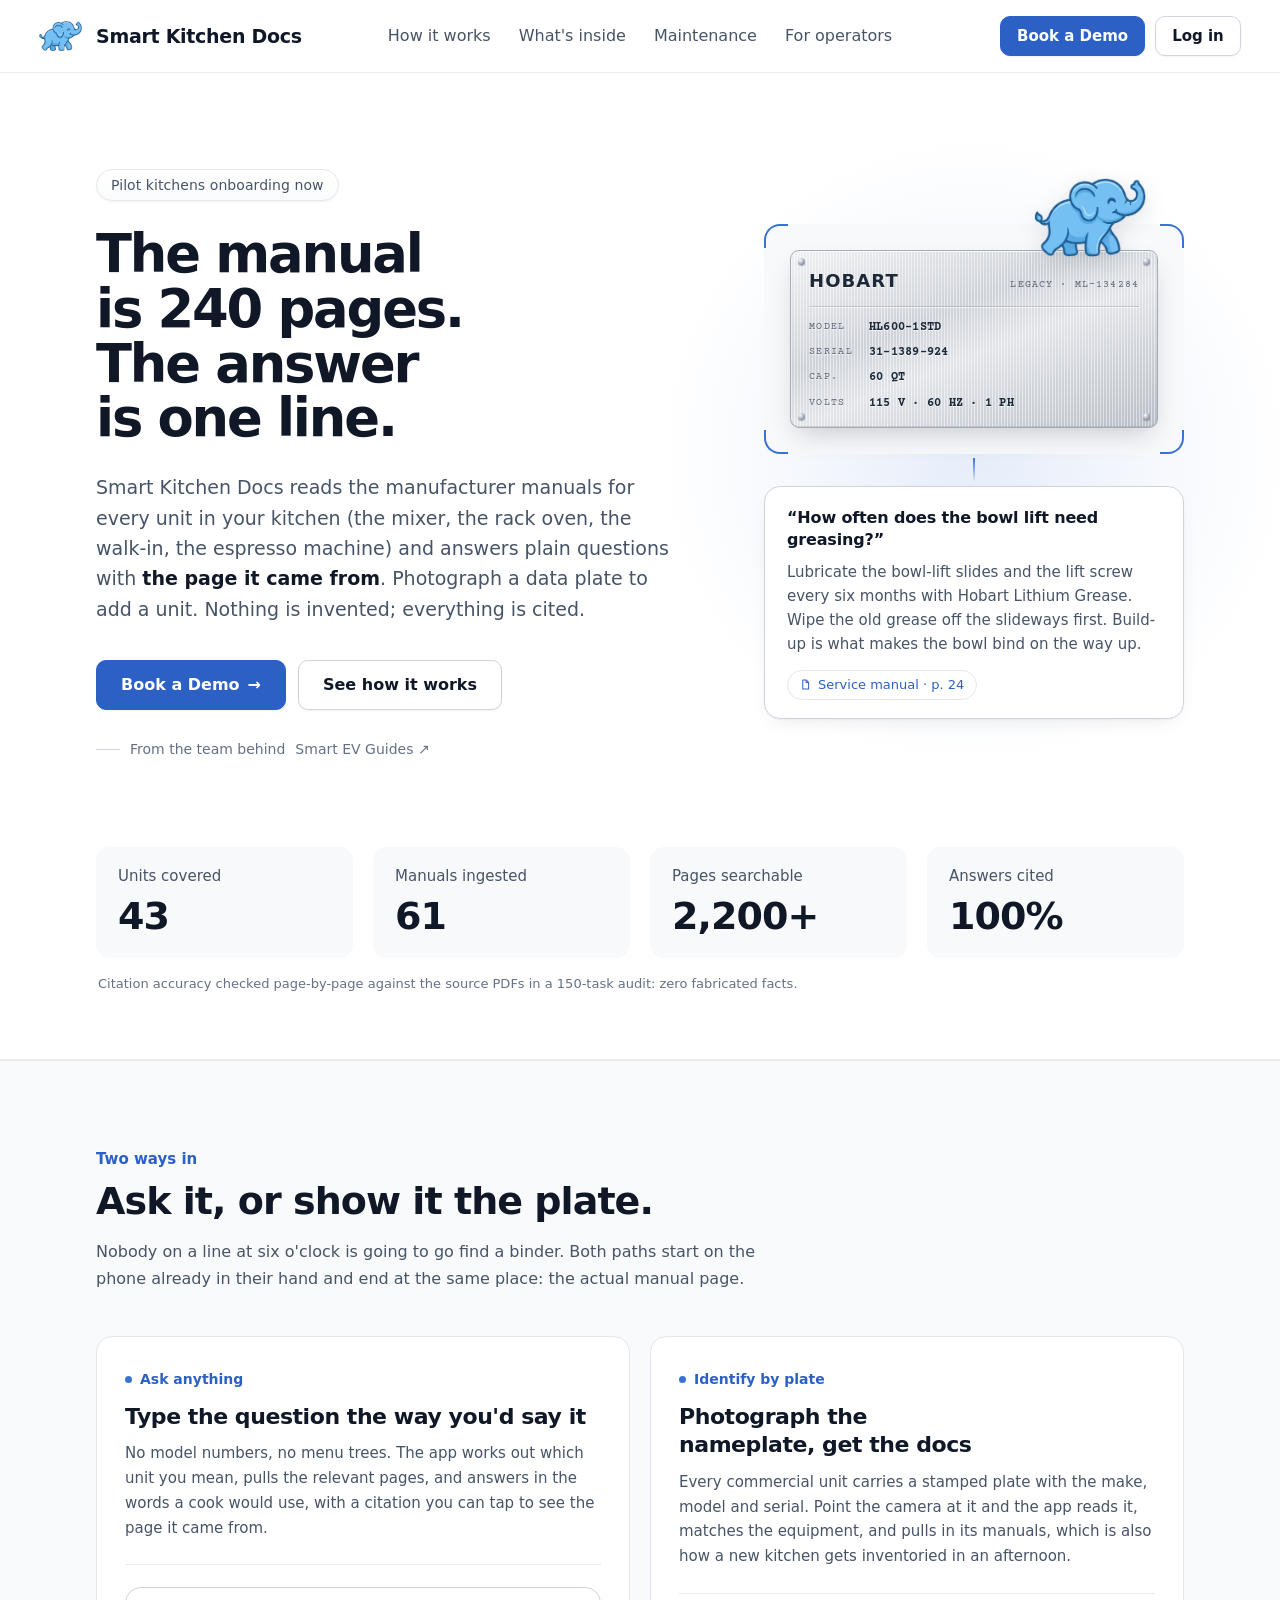
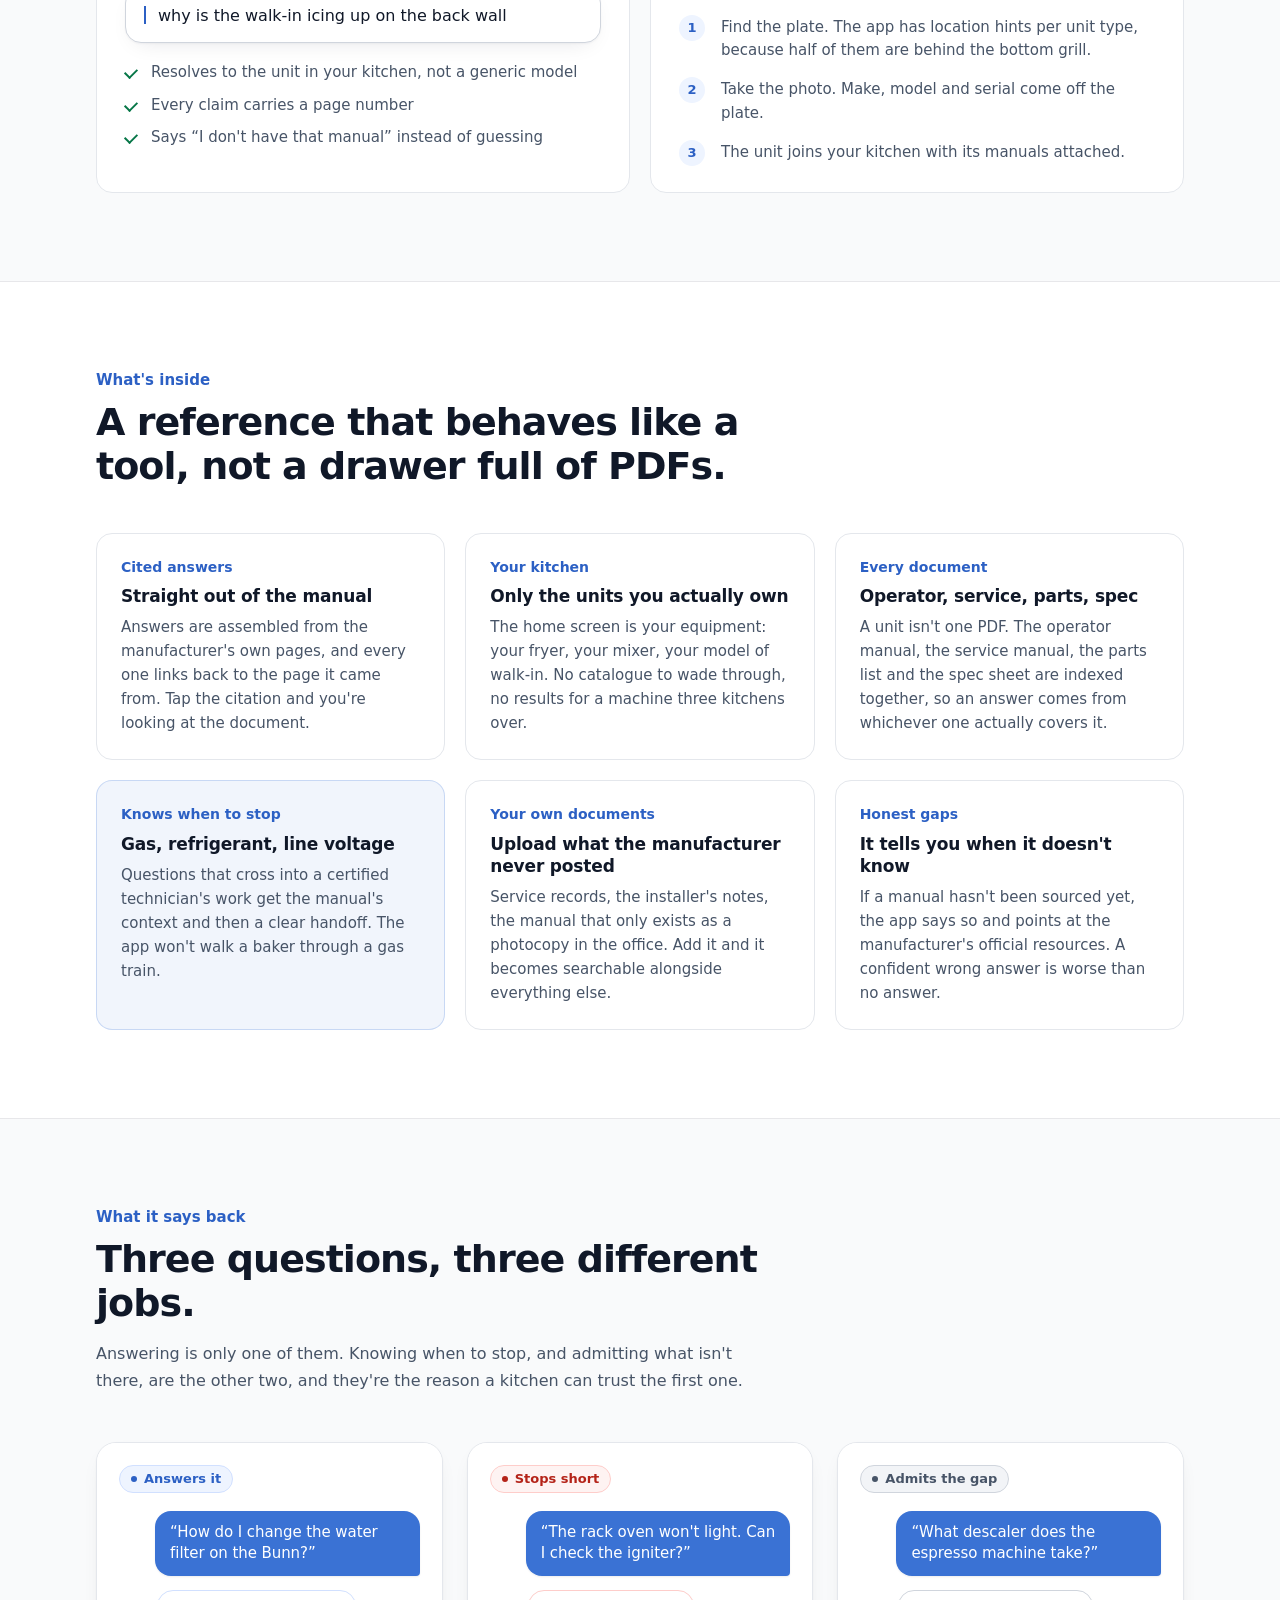
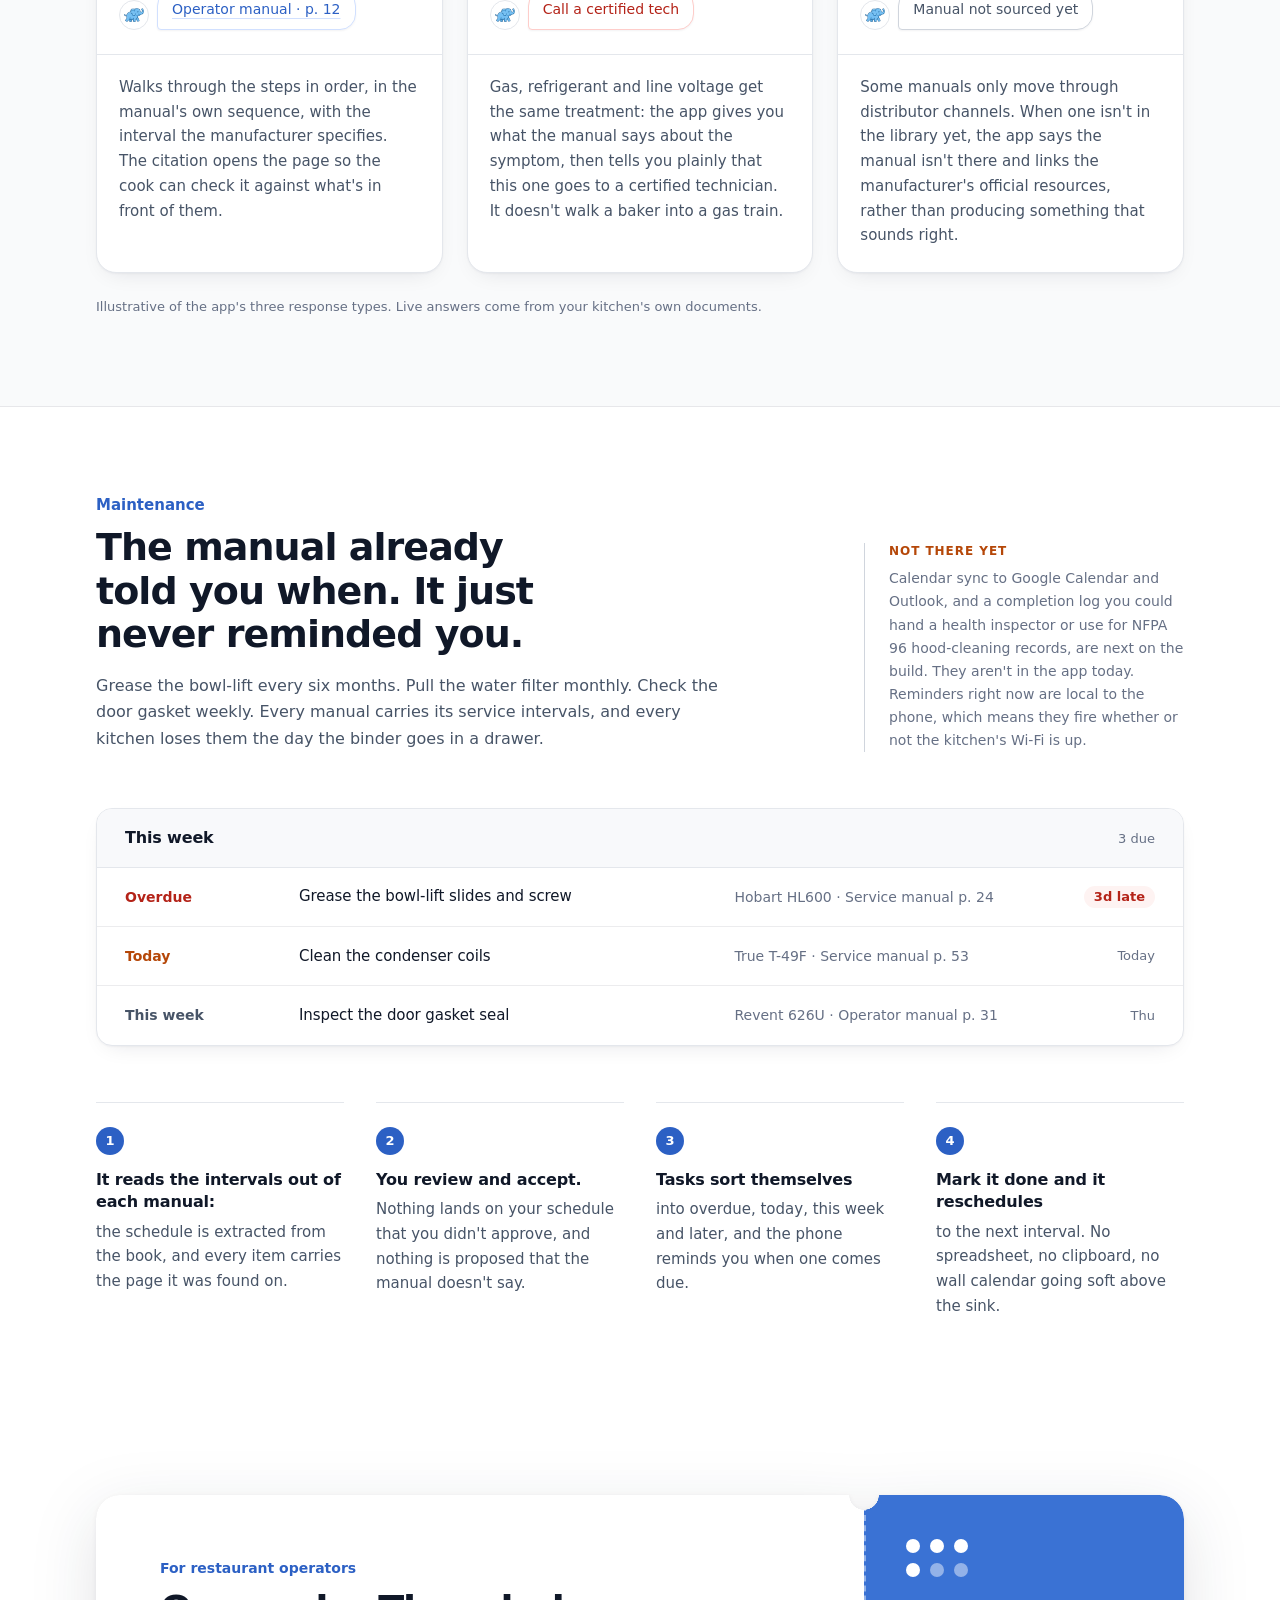
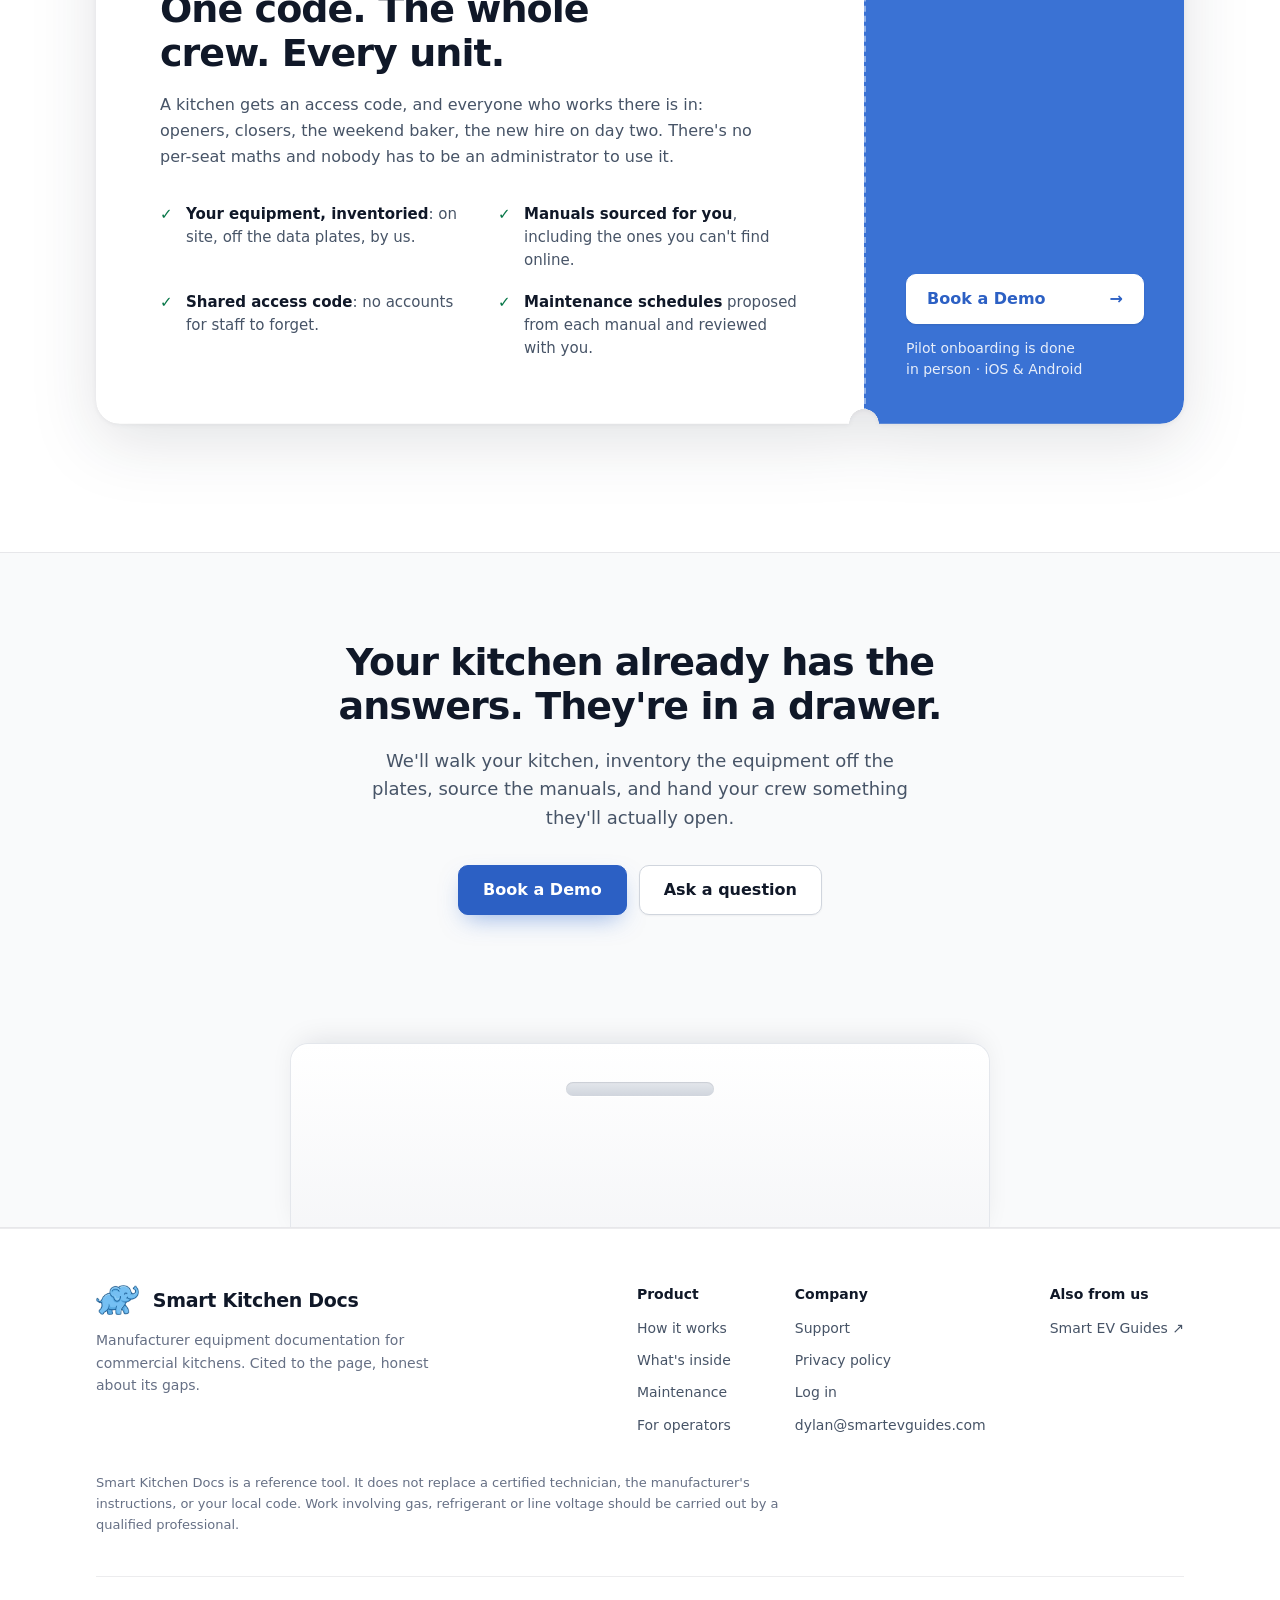
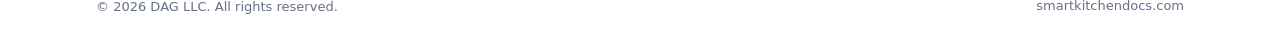
<file: index.html>
<!DOCTYPE html>
<html lang="en">
<head>
<meta charset="utf-8">
<meta name="viewport" content="width=device-width, initial-scale=1">
<title>Smart Kitchen Docs: every equipment manual in your kitchen, answered</title>
<meta name="description" content="Ask a plain-language question about any unit in your commercial kitchen and get the answer straight out of the manufacturer manual, with the page it came from. Reads each manual's service intervals into a maintenance schedule you approve, then reminds you. Built by the team behind Smart EV Guides.">
<link rel="canonical" href="https://smartkitchendocs.com/">
<link rel="icon" href="assets/nellie.png" type="image/png">
<link rel="apple-touch-icon" href="assets/nellie.png">
<meta name="theme-color" content="#ffffff">
<meta property="og:type" content="website">
<meta property="og:site_name" content="Smart Kitchen Docs">
<meta property="og:title" content="Smart Kitchen Docs: every equipment manual in your kitchen, answered">
<meta property="og:description" content="Ask a plain-language question about any unit in your commercial kitchen and get the answer straight out of the manufacturer manual, with the page it came from. Plus maintenance schedules read from the manuals.">
<meta property="og:url" content="https://smartkitchendocs.com/">
<meta name="twitter:card" content="summary">
<meta property="og:image" content="https://smartkitchendocs.com/assets/nellie.png">
<meta name="twitter:title" content="Smart Kitchen Docs: every equipment manual in your kitchen, answered">
<meta name="twitter:description" content="Ask a plain-language question about any unit in your commercial kitchen and get the answer straight out of the manufacturer manual, with the page it came from. Plus maintenance schedules read from the manuals.">
<style>
@font-face{font-family:"Courier Prime";src:url("assets/fonts/CourierPrime-400.woff2") format("woff2");font-weight:400;font-display:swap}
@font-face{font-family:"Courier Prime";src:url("assets/fonts/CourierPrime-700.woff2") format("woff2");font-weight:700;font-display:swap}

/* ============================================================
   Smart Kitchen Docs: landing page
   Visual direction: the manager console's "Clean" look
   (app.smartkitchendocs.com, web/styles.css). A white page, slate
   inks, the system UI sans, sentence-case labels, white panes edged
   in a light grey, and flat tinted tiles for the figures. The site
   and the product a customer logs in to should read as one thing.

   Tokens are the console's, by name and value. Two older names
   (--muted, --flame-hot) are kept as aliases because inline styles
   in the markup still reference them.

   ACCENT IS TWO TOKENS: --accent is a fill (white on it 4.63:1),
   --accent-text is the same hue dark enough for text on white
   (5.50:1). Never set colour:var(--accent) on a text node.
   ============================================================ */

:root{
  --bg:#ffffff;
  --panel:#ffffff;
  --tile:#f8f9fb;
  --tile-hover:#f2f4f7;
  --sunk:#f9fafb;
  --ink:#101828;
  --dim:#475467;
  --faint:#667085;
  --line:rgba(16,24,40,.08);
  --outline:#e4e7ec;
  --outline-strong:#d0d5dd;
  --outline-strong-hover:#98a2b3;

  --accent:#3a72d4;
  --accent-text:#2c60c4;
  --accent-dark:#24509e;
  --accent-soft:#eef4ff;
  --accent-soft-line:#d1e0ff;
  --accent-wash:#f5f8ff;

  --tone-overdue-bg:#fef3f2; --tone-overdue-line:#fecdca; --tone-overdue-ink:#b42318;
  --tone-today-bg:#fffaeb;   --tone-today-line:#fedf89;   --tone-today-ink:#b54708;
  --ok:#067647; --ok-bg:#ecfdf3;

  --radius:10px;
  --radius-sm:8px;
  --radius-lg:16px;
  --radius-pill:999px;
  --shadow:0 1px 2px rgba(16,24,40,.05);
  --shadow-float:0 1px 2px rgba(16,24,40,.04),0 8px 24px -12px rgba(16,24,40,.14);

  /* aliases still named by inline styles in the markup */
  --muted:var(--faint);
  --flame-hot:var(--accent-text);

  /* Edge to edge like the console: 96px either side, stepping down to
     80px at 1140px and 64px at 680px so the hero headline keeps two
     lines, then 32px on a phone. No centred column. */
  --shell:none;
  --pad:96px;

  --sans:-apple-system,BlinkMacSystemFont,system-ui,"Segoe UI",Roboto,sans-serif;
  --mono:"Courier Prime",ui-monospace,Consolas,monospace;
}

*{ box-sizing:border-box; }
html{ scroll-behavior:smooth; background:var(--bg); }
body{
  margin:0;
  background:var(--bg);
  color:var(--ink);
  font:16px/1.6 var(--sans);
  overflow-x:hidden;
  -webkit-font-smoothing:antialiased;
  text-rendering:optimizeLegibility;
}
img{ max-width:100%; display:block; }
a{ color:inherit; }
::selection{ background:rgba(58,114,212,.22); color:var(--ink); }

:focus{ outline:none; }
:focus-visible{
  outline:2px solid var(--accent);
  outline-offset:2px;
  border-radius:4px;
}

.shell{ max-width:var(--shell); margin:0 auto; padding-left:var(--pad); padding-right:var(--pad); }
/* Anchor jumps land each section's top edge on the nav's bottom edge.
   The nav's height changes with width (one row, two rows, links hidden),
   so the script at the end of the page keeps --nav-h measured. */
section[id]{ scroll-margin-top:var(--nav-h,73px); }

/* ---------- type roles ---------- */
.display{
  font-family:var(--sans);
  font-weight:700;
  letter-spacing:-.03em;
  line-height:1.1;
  margin:0;
  color:var(--ink);
}
h1.display{ font-size:clamp(36px,4.8vw,54px); letter-spacing:-.035em; line-height:1.06; }
/* The hero headline is sized to its column, not the window: the column is
   whatever the 420px visual and the gap leave over, so the size tracks
   that and each sentence holds one line at every two-column width. */
.hero h1.display{
  font-size:clamp(40px, calc(7.4vw - 42px), 64px);
  letter-spacing:-.04em; line-height:1.04;
}
/* Each sentence on its own line, and each balanced on its own when a
   phone makes it wrap, so neither leaves one word stranded. */
.h1__line{ display:block; text-wrap:balance; }
h2.display{ font-size:clamp(28px,3.4vw,38px); letter-spacing:-.025em; line-height:1.15; }
h3.display{
  font-size:17px;
  font-weight:600;
  letter-spacing:-.01em;
  line-height:1.3;
  margin:0;
}

/* Section labels: sentence case, as the console's eyebrows are. The
   letterspaced uppercase the old identity used shouts in a UI sans. */
.stencil{
  font-family:var(--sans);
  font-weight:500;
  font-size:14px;
  letter-spacing:0;
  text-transform:none;
  line-height:1.4;
  color:var(--faint);
}
.stencil--lead{ font-size:15px; font-weight:600; color:var(--accent-text); }

.lede{ font-size:18px; line-height:1.6; color:var(--dim); }
.copy{ font-size:16px; line-height:1.65; color:var(--dim); }
strong{ color:var(--ink); font-weight:600; }

/* ---------- buttons (console .btn / .btn.sec) ---------- */
.btn{
  display:inline-flex; align-items:center; justify-content:center; gap:8px;
  min-height:44px;
  font-family:var(--sans); font-weight:600; font-size:15px; line-height:1.25;
  text-decoration:none; padding:11px 18px; border-radius:var(--radius);
  border:1px solid transparent; white-space:nowrap;
  transition:background .15s ease, border-color .15s ease, color .15s ease;
}
.btn--primary,.btn--nav,.btn--onDark{
  background:var(--accent-text); border-color:var(--accent-text); color:#fff;
  box-shadow:0 1px 2px rgba(16,24,40,.06);
}
.btn--primary:hover,.btn--nav:hover,.btn--onDark:hover{ background:var(--accent-dark); border-color:var(--accent-dark); }
.btn--primary:active,.btn--nav:active,.btn--onDark:active{ background:#1f4687; border-color:#1f4687; }
.btn--ghost,.btn--login{
  background:var(--panel); color:var(--ink); border-color:var(--outline-strong);
  box-shadow:var(--shadow);
}
.btn--ghost:hover,.btn--login:hover{ background:#f9fafb; border-color:var(--outline-strong-hover); }
.btn--ghost:active,.btn--login:active{ background:#f2f4f7; }
.btn--nav,.btn--login{ min-height:40px; padding:9px 16px; font-size:15px; }

/* ---------- nav (console top bar) ---------- */
.nav{
  position:sticky; top:0; z-index:60;
  background:rgba(255,255,255,.92);
  backdrop-filter:saturate(1.4) blur(12px); -webkit-backdrop-filter:saturate(1.4) blur(12px);
  border-bottom:1px solid var(--line);
}
/* Three columns: brand left, destinations centred on the page, buttons
   right. The two outer tracks are equal, so the middle one sits on the
   page's centre line whatever the brand and buttons measure. */
.nav__row{
  display:grid; grid-template-columns:minmax(0,1fr) auto minmax(0,1fr);
  grid-template-areas:"brand links cta";
  align-items:center; gap:12px 28px; padding-top:16px; padding-bottom:16px;
}
.nav__row>.brand{ grid-area:brand; justify-self:start; }
/* The logo hangs out into the left margin so "Smart Kitchen Docs" lines up
   with the hero text below, and the buttons push out into the right margin
   by the same amount so the two sides mirror. --brand-hang is the mark's
   rendered width (30px tall) plus the brand gap. Only where the margin is
   80px or more; below 681px the nav sits on the plain inset. */
@media (min-width:681px){
  .nav__row{ --brand-hang:calc(30px * 528 / 370 + 14px); }
  .nav__row>.brand{ margin-left:calc(-1 * var(--brand-hang)); }
  .nav__cta{ margin-right:calc(-1 * var(--brand-hang)); }
}
.brand{ display:flex; align-items:center; gap:14px; text-decoration:none; color:var(--ink); }
.brand__mark{ height:30px; width:auto; flex:0 0 auto; }
.brand__name{ font-family:var(--sans); font-weight:650; font-size:19px; letter-spacing:-.015em; white-space:nowrap; }
.nav__links{ grid-area:links; display:flex; align-items:center; justify-content:center; gap:4px; }
.nav__cta{ grid-area:cta; justify-self:end; display:flex; align-items:center; gap:10px; }
.nav__links a:not(.btn){
  padding:8px 12px; border-radius:var(--radius-sm);
  text-decoration:none; color:var(--dim);
  font-size:16px; font-weight:500; line-height:1.25; white-space:nowrap;
  transition:color .15s ease;
}
.nav__links a:not(.btn):hover{ color:var(--ink); }

/* ---------- hero ---------- */
.hero{ border-bottom:1px solid var(--line); overflow:hidden; }
/* Text takes the room; the visual is a fixed 420px pinned to the right
   edge, so both columns meet the same --pad inset as the nav above. */
.hero__grid{
  display:grid; grid-template-columns:minmax(0,1fr) 420px; gap:clamp(48px,6vw,96px);
  align-items:center; padding-top:96px; padding-bottom:72px;
}
/* The status line over the headline: a quiet outlined tag in the
   console's chip material (white, light edge, a contact shadow), with
   the words in ink-grey. It reports a status, so it should not shout. */
.badge{
  display:inline-flex; align-items:center;
  min-height:32px; padding:5px 14px;
  font-family:var(--sans); font-weight:500; font-size:14px; line-height:1.3;
  letter-spacing:.005em; text-transform:none;
  color:var(--dim);
  background:linear-gradient(180deg,#ffffff,#fafbfc);
  border:1px solid var(--outline);
  border-radius:var(--radius-pill);
  box-shadow:0 1px 2px rgba(16,24,40,.05);
}
.hero h1{ margin-top:26px; }
.hero .lede{ max-width:600px; margin:26px 0 0; font-size:19px; line-height:1.6; text-wrap:pretty; }
.hero__cta{ display:flex; flex-wrap:wrap; gap:12px; margin-top:36px; }
.hero__cta .btn{ min-height:50px; padding:13px 24px; font-size:16px; }
.hero__note{
  display:flex; align-items:center; gap:10px; margin-top:28px;
  font-family:var(--sans); font-weight:400; font-size:14px; letter-spacing:0;
  text-transform:none; color:var(--faint);
}
.hero__note a{ text-decoration:none; }
.hero__note a:hover{ color:var(--ink); }
.hero__note .rule{ width:24px; height:1px; background:var(--outline-strong); flex:0 0 auto; }

/* ---------- the signature: data plate in a viewfinder ---------- */
.rig{ position:relative; display:flex; flex-direction:column; align-items:center; isolation:isolate; }
/* A soft wash of the accent behind the visual: depth without a surface. */
.rig::before{
  content:""; position:absolute; z-index:-1; pointer-events:none;
  left:50%; top:46%; width:150%; aspect-ratio:1; transform:translate(-50%,-50%);
  background:radial-gradient(closest-side, rgba(58,114,212,.13), rgba(58,114,212,.05) 55%, rgba(58,114,212,0));
}

.finder{
  position:relative; width:100%; max-width:420px;
  padding:26px; border-radius:var(--radius-lg);
  background:var(--tile);
}
/* Nellie stands on the plate's top edge at its right end. The plate sits
   26px in from the finder (its padding), so right = 26px + a 12px inset
   from the plate's corner; top = 26px + 6px foot overlap - her height.
   Decorative. */
.rig__nellie{
  position:absolute; z-index:2; top:-46px; right:38px;
  width:112px; height:auto; pointer-events:none;
  filter:drop-shadow(0 6px 10px rgba(16,24,40,.12));
}
.finder__corner{ position:absolute; width:24px; height:24px; border:2px solid var(--accent); }
.finder__corner--tl{ top:0; left:0; border-right:0; border-bottom:0; border-radius:var(--radius-lg) 0 0 0; }
.finder__corner--tr{ top:0; right:0; border-left:0; border-bottom:0; border-radius:0 var(--radius-lg) 0 0; }
.finder__corner--bl{ bottom:0; left:0; border-right:0; border-top:0; border-radius:0 0 0 var(--radius-lg); }
.finder__corner--br{ bottom:0; right:0; border-left:0; border-top:0; border-radius:0 0 var(--radius-lg) 0; }
/* The scan box is inset to exactly the plate's bounds, so translateY(100%)
   travels precisely one plate height with no JS keeping it in sync. */
.finder__scan{
  position:absolute; inset:26px; pointer-events:none;
  animation:scan 4.2s cubic-bezier(.45,0,.55,1) infinite;
}
.finder__scan::before{
  content:""; position:absolute; top:0; left:0; right:0; height:2px;
  background:linear-gradient(90deg,transparent,var(--accent),transparent);
  border-radius:2px;
}
@keyframes scan{
  0%,8%   { transform:translateY(0); opacity:0; }
  14%     { opacity:.7; }
  86%     { opacity:.7; }
  92%,100%{ transform:translateY(100%); opacity:0; }
}

/* brushed stainless nameplate, in cool neutral steel */
.plate{
  position:relative;
  margin:0;
  border-radius:9px;
  padding:16px 18px 14px;
  color:#344054;
  background:
    repeating-linear-gradient(90deg, rgba(255,255,255,.45) 0 1px, rgba(16,24,40,.025) 1px 3px),
    linear-gradient(158deg,#f4f5f7 0%,#d3d7dd 38%,#e7e9ed 55%,#bcc2ca 100%);
  border:1px solid #a3abb6;
  box-shadow:
    inset 0 1px 0 rgba(255,255,255,.85),
    inset 0 -1px 0 rgba(0,0,0,.1),
    0 12px 28px -8px rgba(16,24,40,.22);
}
.plate__head{
  display:flex; align-items:baseline; justify-content:space-between; gap:12px;
  padding-bottom:10px; margin-bottom:11px;
  border-bottom:1px solid rgba(0,0,0,.14);
  box-shadow:0 1px 0 rgba(255,255,255,.6);
}
.plate__mfg{
  font-family:var(--sans); font-weight:800;
  font-size:18px; letter-spacing:.06em; text-transform:uppercase;
  color:#1d2939; text-shadow:0 1px 0 rgba(255,255,255,.7);
}
.plate__mark{ font-family:var(--mono); font-size:9.5px; letter-spacing:.12em; color:#5d6676; text-transform:uppercase; }
.plate__rows{ display:grid; grid-template-columns:auto 1fr; gap:6px 16px; }
.plate__k{
  font-family:var(--mono); font-size:9.5px; letter-spacing:.14em;
  text-transform:uppercase; color:#5d6676; align-self:center;
  text-shadow:0 1px 0 rgba(255,255,255,.6);
}
.plate__v{
  font-family:var(--mono); font-size:12px; font-weight:700; letter-spacing:.02em;
  color:#1d2939; text-shadow:0 1px 0 rgba(255,255,255,.7);
}
.rivet{
  position:absolute; width:7px; height:7px; border-radius:50%;
  background:radial-gradient(circle at 32% 30%, #fcfcfd, #98a2b3 62%, #667085);
  box-shadow:0 1px 1px rgba(0,0,0,.28);
}
.rivet--tl{ top:7px; left:7px; } .rivet--tr{ top:7px; right:7px; }
.rivet--bl{ bottom:7px; left:7px; } .rivet--br{ bottom:7px; right:7px; }

/* the answer the plate produces: the console's ask/answer pane */
.rig__link{
  width:2px; height:24px; margin:4px 0;
  background:linear-gradient(180deg,var(--accent),rgba(58,114,212,0));
}
.answer{
  width:100%; max-width:420px;
  background:var(--panel); border:1px solid var(--outline-strong);
  border-radius:var(--radius-lg); padding:20px 22px 18px;
  box-shadow:var(--shadow-float);
}
.answer__q{
  font-family:var(--sans); font-weight:600;
  font-size:16px; letter-spacing:-.01em; line-height:1.4; color:var(--ink); margin:0;
}
.answer__a{ font-size:15px; line-height:1.6; color:var(--dim); margin:8px 0 0; }
/* Citation chip, as the console draws .cite: white pill, light edge. */
.cite{
  display:inline-flex; align-items:center; gap:7px; margin-top:14px;
  font-family:var(--sans); font-weight:500; font-size:13px; letter-spacing:0; text-transform:none;
  color:var(--accent-text); background:var(--panel);
  border:1px solid var(--outline); padding:4px 12px; border-radius:var(--radius-pill);
}

/* ---------- spec strip: the console's KPI tiles ---------- */
.spec{ padding-bottom:64px; }
.spec__grid{
  display:grid; grid-template-columns:repeat(4,minmax(0,1fr)); gap:20px;
}
.spec__cell{
  background:var(--tile); border-radius:14px; padding:20px 22px;
  display:flex; flex-direction:column;
}
.spec__k{ font-family:var(--sans); font-weight:500; font-size:15px; letter-spacing:0; text-transform:none; color:var(--dim); line-height:1.3; }
.spec__v{
  font-family:var(--sans); font-weight:700; font-variant-numeric:tabular-nums;
  font-size:38px; line-height:1.1; letter-spacing:-.025em; margin-top:auto; padding-top:10px; color:var(--ink);
}
.spec__foot{
  margin:16px 2px 0; font-family:var(--sans); font-size:13px;
  letter-spacing:0; color:var(--faint); line-height:1.6;
}

/* ---------- band helpers ---------- */
.band{ padding-top:88px; padding-bottom:88px; }
/* Every band is the console's light working surface. "Sunk" is the
   faintest grey, and the dark band reads as one more light band: the
   console has no dark surfaces. */
.band--sunk{ background:var(--sunk); border-top:1px solid var(--line); border-bottom:1px solid var(--line); }
.band--dark{ background:var(--bg); color:var(--ink); }
/* A white band that follows another white band: a hairline marks the seam. */
.band--rule{ background:var(--bg); border-top:1px solid var(--line); }
.band--sunk + .band--rule{ border-top:0; }
.band__head{ max-width:680px; }
.band__head h2{ margin-top:10px; }
.band__head .copy{ margin:16px 0 0; }

/* ---------- panes (console .card) ---------- */
.way,.feat,.script,.tasks{
  background:var(--panel); border:1px solid var(--outline);
  border-radius:var(--radius-lg); box-shadow:none;
}

/* ---------- two ways in ---------- */
.ways{ display:grid; grid-template-columns:1fr 1fr; gap:20px; margin-top:44px; }
.way{ padding:28px; }
.way__tag{ display:inline-flex; align-items:center; gap:8px; color:var(--accent-text); font-weight:600; }
.way__tag .dot{ width:7px; height:7px; border-radius:50%; background:var(--accent); }
.way h3{ margin-top:12px; font-size:22px; font-weight:700; letter-spacing:-.02em; text-wrap:balance; }
.way .copy{ margin:10px 0 0; font-size:15px; }
.way__demo{ margin-top:24px; border-top:1px solid var(--line); padding-top:22px; }
/* The Today ask box. */
.ask{
  display:flex; align-items:center; gap:12px; min-height:56px;
  background:var(--panel); border:1px solid var(--outline-strong);
  border-radius:var(--radius-lg); padding:12px 18px;
  box-shadow:var(--shadow-float);
  font-size:16px; color:var(--ink);
}
.ask__caret{ width:2px; height:18px; background:var(--accent-text); flex:0 0 auto; animation:blink 1.1s steps(1) infinite; }
@keyframes blink{ 50%{ opacity:0; } }
.ask__list{ list-style:none; margin:18px 0 0; padding:0; display:flex; flex-direction:column; gap:10px; }
.ask__list li{ font-size:15px; color:var(--dim); padding-left:26px; position:relative; line-height:1.5; }
.ask__list li::before{
  content:""; position:absolute; left:2px; top:5px; width:6px; height:10px;
  border-right:2px solid var(--ok); border-bottom:2px solid var(--ok);
  transform:rotate(45deg);
}
/* Numbered steps, as the console's .step .n. */
.steps{ list-style:none; margin:0; padding:0; counter-reset:step; }
.steps li{
  counter-increment:step; position:relative; padding-left:42px;
  font-size:15px; color:var(--dim); line-height:1.55;
}
.steps li + li{ margin-top:16px; }
.steps li::before{
  content:counter(step);
  position:absolute; left:0; top:-1px;
  display:inline-flex; align-items:center; justify-content:center;
  width:26px; height:26px;
  font-family:var(--sans); font-size:13px; font-weight:600; font-variant-numeric:tabular-nums;
  color:var(--accent-text); background:var(--accent-soft);
  border-radius:var(--radius-pill);
}

/* ---------- feature grid ---------- */
.feats{ display:grid; grid-template-columns:repeat(3,1fr); gap:20px; margin-top:44px; }
.feat{ padding:24px; }
.feat .stencil{ font-size:14px; font-weight:600; color:var(--accent-text); }
.feat h3{ margin:8px 0 8px; }
.feat p{ margin:0; font-size:15px; line-height:1.6; color:var(--dim); }
/* The safety card is picked out in a transparent wash of the accent
   blue, with a matching edge, so it stands apart from its neighbours
   without borrowing a status colour. */
.feat--amber{ background:rgba(58,114,212,.07); border-color:rgba(58,114,212,.22); }
.feat--amber .stencil{ color:var(--accent-text); }

/* ---------- maintenance ---------- */
/* Three tiers: the heading with the roadmap note beside it, the week's
   tasks as one full-width table, then the four steps as columns. */
.maint__top{
  display:grid; grid-template-columns:minmax(0,1fr) minmax(0,320px);
  gap:40px clamp(48px,8vw,128px); align-items:end;
}
.maint__top .band__head{ max-width:640px; }
.maint__top h2{ text-wrap:balance; }

/* Honest-roadmap note: a quiet aside hung off a hairline, in the
   console's amber for the label only. */
.next{ padding-left:24px; border-left:1px solid var(--outline-strong); }
.next .stencil{
  font-size:12px; font-weight:600; letter-spacing:.08em; text-transform:uppercase;
  color:var(--tone-today-ink);
}
.next p{ margin:8px 0 0; font-size:14px; line-height:1.65; color:var(--faint); }

/* The week's tasks: a console table. Tinted heading row, then one row
   per task: status, task, source, when. */
.tasks{ margin-top:56px; overflow:hidden; border-radius:var(--radius-lg); box-shadow:var(--shadow-float); }
.tasks__head{
  display:flex; align-items:baseline; justify-content:space-between; gap:12px;
  padding:16px 28px; background:var(--tile); border-bottom:1px solid var(--outline);
}
.tasks__title{ font-family:var(--sans); font-weight:600; font-size:16px; letter-spacing:-.01em; color:var(--ink); }
.tasks__head .stencil{ font-size:13px; }
.task{
  --tone-ink:var(--dim);
  display:grid; grid-template-columns:150px minmax(0,1.3fr) minmax(0,1fr) 80px;
  grid-template-areas:"bucket what meta when";
  align-items:center; column-gap:24px;
  padding:18px 28px; transition:background-color .15s ease;
}
.task + .task{ border-top:1px solid var(--line); }
.task:hover{ background:var(--sunk); }
.task--over{ --tone-ink:var(--tone-overdue-ink); }
.task--now{ --tone-ink:var(--tone-today-ink); }
.task__bucket{ grid-area:bucket; font-size:14px; font-weight:600; color:var(--tone-ink); }
.task__what{ grid-area:what; font-size:15px; font-weight:500; color:var(--ink); line-height:1.4; letter-spacing:-.005em; }
.task__meta{ grid-area:meta; font-size:14px; color:var(--faint); line-height:1.45; text-wrap:pretty; }
.task__when{
  grid-area:when; justify-self:end;
  font-family:var(--sans); font-weight:500; font-size:13px; letter-spacing:0; line-height:22px;
  text-transform:none; color:var(--faint); white-space:nowrap;
}
/* #b42318 on #fef3f2 is 6.0:1. */
.task__when--over{
  padding:0 10px; border-radius:var(--radius-pill);
  background:var(--tone-overdue-bg); color:var(--tone-overdue-ink); font-weight:600;
}
@media (prefers-reduced-motion:reduce){ .task{ transition:none; } }

/* The four steps as columns, each under a hairline and numbered in a
   solid circle in the Book a Demo blue, lead phrase on its own line
   above the rest. */
.maint__steps{
  display:grid; grid-template-columns:repeat(4,minmax(0,1fr)); gap:32px;
  list-style:none; margin:56px 0 0; padding:0; counter-reset:mstep;
}
.maint__steps li{
  counter-increment:mstep; padding-top:24px; border-top:1px solid var(--outline);
  font-size:15px; line-height:1.65; color:var(--dim);
}
.maint__steps li::before{
  content:counter(mstep);
  display:flex; align-items:center; justify-content:center;
  width:28px; height:28px; margin-bottom:14px;
  font-family:var(--sans); font-size:13px; font-weight:600; font-variant-numeric:tabular-nums; line-height:1;
  color:#fff; background:var(--accent-text);
  border-radius:var(--radius-pill);
}
.maint__steps strong{ display:block; margin-bottom:6px; font-size:16px; font-weight:600; line-height:1.4; letter-spacing:-.01em; color:var(--ink); }

/* ---------- what it says back ---------- */
.scripts{ display:grid; grid-template-columns:repeat(3,minmax(0,1fr)); gap:24px; margin-top:48px; }
/* Each card is a snapshot of the app: a tinted chat area where the cook
   asks (blue bubble, right) and Nellie replies with the outcome (white
   bubble, left), then the explanation on plain white below. Tone shows in
   the label pill and the reply bubble's ink and edge. */
.script{
  --tone-ink:var(--accent-text); --tone-bg:var(--accent-soft); --tone-line:var(--accent-soft-line);
  display:flex; flex-direction:column; overflow:hidden;
  border-radius:20px; box-shadow:var(--shadow-float);
}
.script--stop{ --tone-ink:var(--tone-overdue-ink); --tone-bg:var(--tone-overdue-bg); --tone-line:var(--tone-overdue-line); }
.script--gap{ --tone-ink:var(--dim); --tone-bg:#f2f4f7; --tone-line:var(--outline-strong); }
.script__chat{
  display:flex; flex-direction:column; gap:14px;
  padding:22px 22px 24px; background:var(--panel); border-bottom:1px solid var(--outline);
}
.script__k{
  align-self:flex-start; display:inline-flex; align-items:center; gap:7px;
  padding:3px 11px; border-radius:var(--radius-pill);
  font-family:var(--sans); font-weight:600; font-size:13px; letter-spacing:0; line-height:1.5; text-transform:none;
  color:var(--tone-ink); background:var(--tone-bg); border:1px solid var(--tone-line);
}
.script__k::before{ content:""; width:6px; height:6px; border-radius:50%; background:currentColor; }
.script__q{
  align-self:flex-end; max-width:88%; margin:4px 0 0; padding:11px 15px;
  font-family:var(--sans); font-weight:500; font-size:15px; letter-spacing:-.005em; line-height:1.45;
  color:#fff; background:var(--accent); border-radius:16px 16px 4px 16px;
  box-shadow:0 1px 2px rgba(16,24,40,.08); text-wrap:pretty;
}
.script__reply{ display:flex; align-items:flex-end; gap:8px; }
.script__avatar{
  flex:none; display:grid; place-items:center; width:30px; height:30px; border-radius:50%;
  background:var(--panel); border:1px solid var(--outline);
}
.script__avatar img{ width:20px; height:auto; }
.chip{
  padding:9px 14px; border-radius:16px 16px 16px 4px;
  font-family:var(--sans); font-weight:500; font-size:14px; letter-spacing:0; line-height:1.4; text-transform:none;
  color:var(--tone-ink); background:var(--panel); border:1px solid var(--tone-line);
  box-shadow:0 1px 2px rgba(16,24,40,.05); text-wrap:balance;
}
.chip--cite{ text-decoration:underline; text-decoration-color:var(--accent-soft-line); text-decoration-thickness:1px; text-underline-offset:4px; }
.script__a{ margin:0; padding:20px 22px 24px; font-size:15px; line-height:1.65; color:var(--dim); text-wrap:pretty; }
.scripts__foot{
  margin:24px 0 0; font-family:var(--sans); font-size:13px; letter-spacing:0; color:var(--faint);
}

/* ---------- operators: an admission ticket ---------- */
/* A white main panel and a blue stub, joined on a perforated seam with
   real notches cut at its ends (a mask, so the page shows through). The
   drop shadow sits on the wrapper so it follows the notched outline. */
/* Extra room below: the ticket's drop shadow eats into the gap before
   the closing band. */
#operators{ padding-bottom:128px; }
#operators .shell{ filter:drop-shadow(0 1px 2px rgba(16,24,40,.06)) drop-shadow(0 18px 32px rgba(16,24,40,.12)); }
.ops{
  --stub:320px; --notch:15px;
  display:grid; grid-template-columns:minmax(0,1fr) var(--stub);
  border-radius:24px; overflow:hidden; background:var(--panel);
  -webkit-mask:
    radial-gradient(circle var(--notch) at calc(100% - var(--stub)) 0, transparent 97%, #000) top / 100% 51% no-repeat,
    radial-gradient(circle var(--notch) at calc(100% - var(--stub)) 100%, transparent 97%, #000) bottom / 100% 51% no-repeat;
          mask:
    radial-gradient(circle var(--notch) at calc(100% - var(--stub)) 0, transparent 97%, #000) top / 100% 51% no-repeat,
    radial-gradient(circle var(--notch) at calc(100% - var(--stub)) 100%, transparent 97%, #000) bottom / 100% 51% no-repeat;
}
.ops__glow{ display:none; }
.ops__inner{ padding:clamp(40px,5vw,64px); }
.ops .stencil{ font-weight:600; }
.ops h2{ margin-top:10px; max-width:560px; text-wrap:balance; }
.ops .copy{ color:var(--dim); margin:16px 0 0; max-width:600px; }
.ops__list{ list-style:none; margin:32px 0 0; padding:0; display:grid; grid-template-columns:1fr 1fr; gap:18px 36px; max-width:680px; }
.ops__list li{ display:flex; gap:12px; align-items:flex-start; font-size:15px; line-height:1.55; color:var(--dim); }
.ops__list b{ color:var(--ink); font-weight:600; }
.ops__list .tick{ flex:0 0 auto; width:14px; color:var(--ok); font-size:15px; font-weight:700; line-height:1.55; }

/* The stub: the brand blue, perforated along its left edge, a six-dot
   mark up top (the "code"), the call to action at the foot. */
.ops__stub{
  display:flex; flex-direction:column; justify-content:space-between; gap:48px;
  padding:clamp(32px,4vw,44px) clamp(28px,3.4vw,40px);
  background:var(--accent); color:#fff;
  border-left:2px dashed rgba(255,255,255,.45);
}
/* One 14px dot; the other five are box-shadows, so the mark is 62x38px
   but only takes up the first dot's box in layout. */
.ops__dots{
  display:block; width:14px; height:14px; border-radius:50%; background:#fff;
  box-shadow:24px 0 #fff, 48px 0 #fff, 0 24px #fff, 24px 24px rgba(255,255,255,.45), 48px 24px rgba(255,255,255,.45);
  margin-bottom:24px;
}
.ops__cta{ display:flex; flex-direction:column; gap:14px; }
.ops__cta .btn{
  width:100%; min-height:50px; padding:13px 20px; justify-content:space-between; font-size:16px;
  color:var(--accent-text); background:#fff; border-color:#fff;
  box-shadow:0 1px 2px rgba(16,24,40,.12);
}
.ops__cta .btn:hover{ background:var(--accent-soft); border-color:var(--accent-soft); }
.ops__cta .btn:active{ background:var(--accent-soft-line); border-color:var(--accent-soft-line); }
.ops__fine{ font-family:var(--sans); font-size:14px; line-height:1.5; letter-spacing:0; color:rgba(255,255,255,.88); text-wrap:balance; }

/* ---------- closing: a tile with a drawer at its foot ---------- */
/* The grey runs the full width of the section, and the section has no
   bottom padding, so the drawer sits flush on its foot and the section's
   overflow clips whatever slides out. */
.band--close{ padding-bottom:0; overflow:hidden; }
.close{ position:relative; text-align:center; }
.close h2{ max-width:760px; margin:0 auto; text-wrap:balance; }
.close .lede{ max-width:560px; margin:18px auto 0; text-wrap:pretty; }
.close__cta{ display:flex; flex-wrap:wrap; gap:12px; justify-content:center; margin-top:32px; }
.close__cta .btn{ min-height:50px; padding:13px 24px; font-size:16px; }
.close__cta .btn--primary{ box-shadow:0 10px 24px -8px rgba(58,114,212,.55); }

/* Nellie waits hidden behind the drawer front. Hovering the drawer
   slides it down until only its lip shows below her, and lets her rise
   a little, so the whole of her appears. Decorative. */
.close__scene{
  position:relative; width:min(700px,100%); height:280px; margin:32px auto 0;
}
.close__nellie{
  position:absolute; left:50%; bottom:56px; width:150px; height:auto; margin:0;
  transform:translateX(-50%);
  transition:transform .55s cubic-bezier(.22,1,.36,1);
}
.close__drawer{
  position:absolute; left:0; right:0; top:96px; height:200px;
  border:1px solid var(--outline); border-bottom:0; border-radius:18px 18px 0 0;
  background:linear-gradient(180deg,#ffffff 0%,#f5f6f8 100%);
  box-shadow:0 -10px 30px -12px rgba(16,24,40,.14), inset 0 1px 0 #fff;
  transition:transform .55s cubic-bezier(.22,1,.36,1);
}
.close__handle{
  position:absolute; left:50%; top:38px; width:148px; height:14px; transform:translateX(-50%);
  border-radius:var(--radius-pill);
  background:linear-gradient(180deg,#e4e7ec,#d0d5dd);
  box-shadow:inset 0 1px 1px rgba(16,24,40,.12), 0 1px 0 #fff;
}
/* iOS Safari only applies :hover on tap to elements it treats as
   clickable; a pointer cursor is that signal. Touch screens only, so a
   mouse never sees a "clickable" cursor on something that isn't a link. */
@media (hover:none){ .close__scene{ cursor:pointer; -webkit-tap-highlight-color:transparent; } }
.close__scene:hover .close__drawer{ transform:translateY(156px); }
.close__scene:hover .close__nellie{ transform:translateX(-50%) translateY(-14px); }
@media (prefers-reduced-motion:reduce){ .close__drawer, .close__nellie{ transition:none; } }

/* ---------- footer: light, on a hairline ---------- */
.foot{ background:var(--bg); color:var(--dim); border-top:1px solid var(--line); }
.foot__row{ display:flex; flex-wrap:wrap; justify-content:space-between; gap:36px; padding-top:56px; }
.foot__about{ max-width:340px; }
.foot__about p{ font-size:14px; line-height:1.6; color:var(--faint); margin:14px 0 0; }
.foot__cols{ display:flex; gap:64px; flex-wrap:wrap; }
.foot__col{ display:flex; flex-direction:column; gap:10px; }
.foot__col .stencil{ font-size:14px; font-weight:600; color:var(--ink); margin-bottom:2px; }
.foot__col a{ text-decoration:none; color:var(--dim); font-size:14px; transition:color .15s ease; }
.foot__col a:hover{ color:var(--ink); }
.foot__legal{
  margin-top:40px; padding:20px 0 32px;
  border-top:1px solid var(--line);
  display:flex; flex-wrap:wrap; justify-content:space-between; gap:12px;
  font-size:13px; color:var(--faint);
}
.foot__legal .stencil{ font-size:13px; }
.foot__disclaimer{
  padding-top:24px; font-size:13px; line-height:1.6;
  color:var(--faint); max-width:720px;
}
.foot__brand .brand__name{ color:var(--ink); }

/* ---------- responsive ---------- */
/* Too narrow for one row: the destinations take a centred row of their
   own under the brand and buttons, as the console's tabs do at 1100px. */
@media (max-width:1100px){
  .task{
    grid-template-columns:120px minmax(0,1fr) auto;
    grid-template-areas:"bucket what when" "bucket meta when";
    row-gap:2px;
  }
  .nav__row{ grid-template-columns:minmax(0,1fr) auto; grid-template-areas:"brand cta" "links links"; }
  .nav__links{ margin-bottom:-6px; }
  /* The hero stacks here too: beside a 420px visual the text column is
     too narrow to hold a sentence of the headline on one line. */
  .hero__grid{ grid-template-columns:1fr; gap:56px; padding-top:64px; padding-bottom:56px; }
  .hero h1.display{ font-size:clamp(36px,7vw,58px); }
  .hero .lede{ max-width:640px; font-size:18px; }
  .rig{ width:100%; max-width:420px; justify-self:start; }
}
@media (max-width:940px){
  .ways{ grid-template-columns:1fr; }
  .maint__top{ grid-template-columns:1fr; align-items:start; }
  .ops{ grid-template-columns:1fr; -webkit-mask:none; mask:none; }
  .ops__stub{ border-left:0; border-top:2px dashed rgba(255,255,255,.45); flex-direction:row; align-items:flex-end; gap:32px; }
  .ops__dots{ margin-bottom:0; flex:none; align-self:flex-start; }
  .ops__cta{ flex:1; max-width:360px; margin-left:auto; }
  .maint__steps{ grid-template-columns:repeat(2,minmax(0,1fr)); gap:36px 32px; }
  .feats{ grid-template-columns:1fr 1fr; }
  .scripts{ grid-template-columns:1fr; max-width:600px; }
  .nav__links{ display:none; }
  .foot__row{ flex-direction:column; }
}
/* Phones: a little smaller; top keeps the same 6px foot overlap. */
@media (max-width:475px){
  .rig__nellie{ top:-30px; width:88px; }
}
@media (max-width:1140px){
  :root{ --pad:80px; }
}
@media (max-width:680px){
  :root{ --pad:64px; }
}
@media (max-width:640px){
  :root{ --pad:32px; }
  body{ font-size:16px; }
  .brand__name{ font-size:17px; }
  /* Under 640px the nav has room for one button. Log in is the one a
     returning customer needs; the walkthrough CTA is in the hero. */
  .btn--nav{ display:none; }
  .band{ padding-top:64px; padding-bottom:64px; }
  #operators{ padding-bottom:96px; }
  .spec{ padding-bottom:48px; }
  .spec__grid{ grid-template-columns:repeat(2,minmax(0,1fr)); gap:12px; }
  .spec__cell{ padding:16px 18px; }
  .spec__v{ font-size:30px; }
  .feats{ grid-template-columns:1fr; }
  .ops__list{ grid-template-columns:1fr; }
  .ops__inner{ padding:36px 22px; }
  .ops__stub{ padding:28px 22px; }
  .ops__stub{ flex-direction:column; align-items:stretch; gap:0; }
  .ops__dots{ margin-bottom:48px; }
  .ops__cta{ max-width:none; margin-left:0; }
  .way,.feat{ padding:22px; }
  .tasks__head{ padding:14px 18px; }
  .task{
    grid-template-columns:minmax(0,1fr) auto;
    grid-template-areas:"bucket when" "what what" "meta meta";
    row-gap:4px; padding:16px 18px;
  }
  .task__bucket{ font-size:13px; }
  .maint__steps{ grid-template-columns:1fr; gap:28px; }
  .foot__cols{ gap:36px; }
}
@media (max-width:430px){
  .nav__row{ gap:12px; }
  .brand{ gap:10px; }
  .brand__name{ font-size:16px; }
  .btn--login{ padding:8px 14px; font-size:14px; }
  .hero__cta .btn, .close__cta .btn{ flex:1 1 100%; }
  .spec__k{ font-size:14px; }
  .spec__v{ font-size:28px; }
}
/* ---------- touch and small-screen polish ---------- */
/* Stats: four equal tiles until "2,200+" no longer fits a quarter of the
   row, then a 2x2 grid; the smallest phones shrink the figure a step. */
@media (max-width:860px){ .spec__grid{ grid-template-columns:repeat(2,minmax(0,1fr)); } }
@media (max-width:340px){ .spec__cell{ padding:14px; } .spec__v{ font-size:24px; } }
@media (max-width:300px){ .spec__v{ font-size:20px; } }
/* Touch screens: every control at least 44px tall (Apple's minimum),
   footer links padded into real targets. Mouse users keep the tighter
   desktop sizes. */
@media (pointer:coarse){
  .btn--nav,.btn--login{ min-height:44px; }
  .nav__links a:not(.btn){ display:inline-flex; align-items:center; min-height:44px; }
  .brand{ min-height:44px; min-width:44px; }
  /* Grow the tagline link's hit area without moving the line. */
  .hero__note a{ display:inline-block; padding:11px 0; margin:-11px 0; }
  .foot__col{ gap:0; }
  .foot__col .stencil{ margin-bottom:6px; }
  .foot__col a{ padding:11px 0; }
}
/* Phones: the hero note flows as one sentence instead of two columns,
   the plate's code drops under the maker's name rather than breaking
   mid-code, and the drawer scene tightens up under the buttons. */
@media (max-width:480px){
  .hero__note{ display:block; line-height:1.6; }
  .hero__note .rule{ display:inline-block; vertical-align:middle; margin-right:10px; }
  .hero__note a{ white-space:nowrap; }
  .plate__head{ flex-wrap:wrap; row-gap:4px; }
  .plate__mark{ white-space:nowrap; }
}
@media (max-width:640px){
  .close__scene{ height:250px; margin-top:24px; }
  .close__nellie{ width:130px; }
  .close__drawer{ top:72px; height:190px; }
  .close__scene:hover .close__drawer{ transform:translateY(150px); }
}
@media (max-width:360px){
  .script__chat{ padding:18px 16px 20px; }
  .script__a{ padding:18px 16px 20px; }
  .chip{ font-size:13px; }
  /* Below this the wordmark and the CTA can't both fit; the mark carries it. */
  .brand__name{ display:none; }
}

@media (prefers-reduced-motion:reduce){
  html{ scroll-behavior:auto; }
  *,*::before,*::after{ animation-duration:.001ms !important; animation-iteration-count:1 !important; transition-duration:.001ms !important; }
  .finder__scan{ opacity:.45; }
}
</style>
</head>
<body>

<!-- ===================== NAV ===================== -->
<header class="nav">
  <div class="shell nav__row">
    <a class="brand" href="#top" aria-label="Smart Kitchen Docs, back to top">
      <img class="brand__mark" src="assets/nellie.png" alt="" width="43" height="30">
      <span class="brand__name">Smart Kitchen Docs</span>
    </a>
    <nav class="nav__links" aria-label="Main">
      <a href="#how">How it works</a>
      <a href="#inside">What's inside</a>
      <a href="#maintenance">Maintenance</a>
      <a href="#operators">For operators</a>
    </nav>
    <span class="nav__cta">
      <a class="btn btn--nav" href="mailto:dylan@smartevguides.com?subject=Walkthrough%20%E2%80%94%20Smart%20Kitchen%20Docs">Book a Demo</a>
      <a class="btn btn--login" href="https://app.smartkitchendocs.com">Log in</a>
    </span>
  </div>
</header>

<!-- ===================== HERO ===================== -->
<section id="top" class="hero">
  <div class="shell hero__grid">
    <div>
      <span class="badge">Pilot kitchens onboarding now</span>
      <h1 class="display"><span class="h1__line">The manual is 240 pages.</span> <span class="h1__line">The answer is one line.</span></h1>
      <p class="lede">
        Smart Kitchen Docs reads the manufacturer manuals for every unit in your kitchen (the mixer, the rack oven, the walk-in, the espresso machine) and answers plain questions with <strong>the page it came from</strong>. Photograph a data plate to add a unit. Nothing is invented; everything is cited.
      </p>
      <div class="hero__cta">
        <a class="btn btn--primary" href="mailto:dylan@smartevguides.com?subject=Walkthrough%20%E2%80%94%20Smart%20Kitchen%20Docs">
          Book a Demo <span aria-hidden="true">→</span>
        </a>
        <a class="btn btn--ghost" href="#how">See how it works</a>
      </div>
      <p class="hero__note">
        <span class="rule" aria-hidden="true"></span>
        From the team behind
        <a href="https://www.smartevguides.com" target="_blank" rel="noreferrer" style="color:inherit;">Smart EV Guides ↗</a>
      </p>
    </div>

    <!-- Signature: the data plate, in the camera's viewfinder, and the
         answer it resolves to. This is the whole product in one image. -->
    <div class="rig">
      <div class="finder">
        <span class="finder__corner finder__corner--tl" aria-hidden="true"></span>
        <span class="finder__corner finder__corner--tr" aria-hidden="true"></span>
        <span class="finder__corner finder__corner--bl" aria-hidden="true"></span>
        <span class="finder__corner finder__corner--br" aria-hidden="true"></span>
        <span class="finder__scan" aria-hidden="true"></span>
        <img class="rig__nellie" src="assets/nellie.png" alt="" width="116" height="81">

        <figure class="plate" role="img" aria-label="Equipment data plate: Hobart legacy planetary mixer, model HL600-1STD, serial 31-1389-924, 60 quart, 115 volt, 60 hertz.">
          <span class="rivet rivet--tl" aria-hidden="true"></span>
          <span class="rivet rivet--tr" aria-hidden="true"></span>
          <span class="rivet rivet--bl" aria-hidden="true"></span>
          <span class="rivet rivet--br" aria-hidden="true"></span>
          <div class="plate__head">
            <span class="plate__mfg">Hobart</span>
            <span class="plate__mark">Legacy&nbsp;· ML-134284</span>
          </div>
          <div class="plate__rows">
            <span class="plate__k">Model</span><span class="plate__v">HL600-1STD</span>
            <span class="plate__k">Serial</span><span class="plate__v">31-1389-924</span>
            <span class="plate__k">Cap.</span><span class="plate__v">60 QT</span>
            <span class="plate__k">Volts</span><span class="plate__v">115 V · 60 HZ · 1 PH</span>
          </div>
        </figure>
      </div>

      <span class="rig__link" aria-hidden="true"></span>

      <div class="answer">
        <p class="answer__q">“How often does the bowl lift need greasing?”</p>
        <p class="answer__a">Lubricate the bowl-lift slides and the lift screw every six months with Hobart Lithium Grease. Wipe the old grease off the slideways first. Build-up is what makes the bowl bind on the way up.</p>
        <span class="cite">
          <svg width="11" height="11" viewBox="0 0 12 12" fill="none" aria-hidden="true"><path d="M3 1.2h4L9.4 3.6V10.8H3V1.2Z" stroke="currentColor" stroke-width="1.1" stroke-linejoin="round"/><path d="M6.6 1.4v2.4h2.6" stroke="currentColor" stroke-width="1.1" stroke-linejoin="round"/></svg>
          Service manual · p. 24
        </span>
      </div>
    </div>
  </div>

  <!-- spec strip -->
  <div class="shell spec">
    <div class="spec__grid">
      <div class="spec__cell">
        <div class="spec__k">Units covered</div>
        <div class="spec__v">43</div>
      </div>
      <div class="spec__cell">
        <div class="spec__k">Manuals ingested</div>
        <div class="spec__v">61</div>
      </div>
      <div class="spec__cell">
        <div class="spec__k">Pages searchable</div>
        <div class="spec__v">2,200+</div>
      </div>
      <div class="spec__cell">
        <div class="spec__k">Answers cited</div>
        <div class="spec__v">100%</div>
      </div>
    </div>
    <p class="spec__foot">Citation accuracy checked page-by-page against the source PDFs in a 150-task audit: zero fabricated facts.</p>
  </div>
</section>

<!-- ===================== TWO WAYS IN ===================== -->
<section id="how" class="band band--sunk">
  <div class="shell">
    <div class="band__head">
      <div class="stencil stencil--lead">Two ways in</div>
      <h2 class="display">Ask it, or show it the plate.</h2>
      <p class="copy">Nobody on a line at six o'clock is going to go find a binder. Both paths start on the phone already in their hand and end at the same place: the actual manual page.</p>
    </div>

    <div class="ways">
      <div class="way">
        <span class="way__tag stencil"><span class="dot" aria-hidden="true"></span>Ask anything</span>
        <h3 class="display">Type the question the way you'd say it</h3>
        <p class="copy">No model numbers, no menu trees. The app works out which unit you mean, pulls the relevant pages, and answers in the words a cook would use, with a citation you can tap to see the page it came from.</p>
        <div class="way__demo">
          <div class="ask"><span class="ask__caret" aria-hidden="true"></span>why is the walk-in icing up on the back wall</div>
          <ul class="ask__list">
            <li>Resolves to the unit in your kitchen, not a generic model</li>
            <li>Every claim carries a page number</li>
            <li>Says “I don't have that manual” instead of guessing</li>
          </ul>
        </div>
      </div>

      <div class="way">
        <span class="way__tag stencil"><span class="dot" aria-hidden="true"></span>Identify by plate</span>
        <h3 class="display">Photograph the nameplate, get the docs</h3>
        <p class="copy">Every commercial unit carries a stamped plate with the make, model and serial. Point the camera at it and the app reads it, matches the equipment, and pulls in its manuals, which is also how a new kitchen gets inventoried in an afternoon.</p>
        <div class="way__demo">
          <ol class="steps">
            <li>Find the plate. The app has location hints per unit type, because half of them are behind the bottom grill.</li>
            <li>Take the photo. Make, model and serial come off the plate.</li>
            <li>The unit joins your kitchen with its manuals attached.</li>
          </ol>
        </div>
      </div>
    </div>
  </div>
</section>

<!-- ===================== WHAT'S INSIDE ===================== -->
<section id="inside" class="band">
  <div class="shell">
    <div class="band__head">
      <div class="stencil stencil--lead">What's inside</div>
      <h2 class="display">A reference that behaves like a tool, not a drawer full of PDFs.</h2>
    </div>

    <div class="feats">
      <div class="feat">
        <div class="stencil">Cited answers</div>
        <h3 class="display">Straight out of the manual</h3>
        <p>Answers are assembled from the manufacturer's own pages, and every one links back to the page it came from. Tap the citation and you're looking at the document.</p>
      </div>
      <div class="feat">
        <div class="stencil">Your kitchen</div>
        <h3 class="display">Only the units you actually own</h3>
        <p>The home screen is your equipment: your fryer, your mixer, your model of walk-in. No catalogue to wade through, no results for a machine three kitchens over.</p>
      </div>
      <div class="feat">
        <div class="stencil">Every document</div>
        <h3 class="display">Operator, service, parts, spec</h3>
        <p>A unit isn't one PDF. The operator manual, the service manual, the parts list and the spec sheet are indexed together, so an answer comes from whichever one actually covers it.</p>
      </div>
      <div class="feat feat--amber">
        <div class="stencil">Knows when to stop</div>
        <h3 class="display">Gas, refrigerant, line voltage</h3>
        <p>Questions that cross into a certified technician's work get the manual's context and then a clear handoff. The app won't walk a baker through a gas train.</p>
      </div>
      <div class="feat">
        <div class="stencil">Your own documents</div>
        <h3 class="display">Upload what the manufacturer never posted</h3>
        <p>Service records, the installer's notes, the manual that only exists as a photocopy in the office. Add it and it becomes searchable alongside everything else.</p>
      </div>
      <div class="feat">
        <div class="stencil">Honest gaps</div>
        <h3 class="display">It tells you when it doesn't know</h3>
        <p>If a manual hasn't been sourced yet, the app says so and points at the manufacturer's official resources. A confident wrong answer is worse than no answer.</p>
      </div>
    </div>
  </div>
</section>

<!-- ===================== WHAT IT SAYS BACK ===================== -->
<section class="band band--sunk">
  <div class="shell">
    <div class="band__head">
      <div class="stencil stencil--lead">What it says back</div>
      <h2 class="display">Three questions, three different jobs.</h2>
      <p class="copy">Answering is only one of them. Knowing when to stop, and admitting what isn't there, are the other two, and they're the reason a kitchen can trust the first one.</p>
    </div>

    <div class="scripts">
      <article class="script script--answer">
        <div class="script__chat">
          <div class="script__k">Answers it</div>
          <p class="script__q">“How do I change the water filter on the Bunn?”</p>
          <div class="script__reply">
            <span class="script__avatar" aria-hidden="true"><img src="assets/nellie.png" alt="" width="20" height="14"></span>
            <span class="chip chip--cite">Operator manual · p. 12</span>
          </div>
        </div>
        <p class="script__a">Walks through the steps in order, in the manual's own sequence, with the interval the manufacturer specifies. The citation opens the page so the cook can check it against what's in front of them.</p>
      </article>

      <article class="script script--stop">
        <div class="script__chat">
          <div class="script__k">Stops short</div>
          <p class="script__q">“The rack oven won't light. Can I check the igniter?”</p>
          <div class="script__reply">
            <span class="script__avatar" aria-hidden="true"><img src="assets/nellie.png" alt="" width="20" height="14"></span>
            <span class="chip chip--stop">Call a certified tech</span>
          </div>
        </div>
        <p class="script__a">Gas, refrigerant and line voltage get the same treatment: the app gives you what the manual says about the symptom, then tells you plainly that this one goes to a certified technician. It doesn't walk a baker into a gas train.</p>
      </article>

      <article class="script script--gap">
        <div class="script__chat">
          <div class="script__k">Admits the gap</div>
          <p class="script__q">“What descaler does the espresso machine take?”</p>
          <div class="script__reply">
            <span class="script__avatar" aria-hidden="true"><img src="assets/nellie.png" alt="" width="20" height="14"></span>
            <span class="chip chip--gap">Manual not sourced yet</span>
          </div>
        </div>
        <p class="script__a">Some manuals only move through distributor channels. When one isn't in the library yet, the app says the manual isn't there and links the manufacturer's official resources, rather than producing something that sounds right.</p>
      </article>
    </div>

    <p class="scripts__foot">Illustrative of the app's three response types. Live answers come from your kitchen's own documents.</p>
  </div>
</section>

<!-- ===================== MAINTENANCE ===================== -->
<section id="maintenance" class="band band--rule">
  <div class="shell">
    <div class="maint__top">
      <div class="band__head">
        <div class="stencil stencil--lead">Maintenance</div>
        <h2 class="display">The manual already told you when. It just never reminded you.</h2>
        <p class="copy">Grease the bowl-lift every six months. Pull the water filter monthly. Check the door gasket weekly. Every manual carries its service intervals, and every kitchen loses them the day the binder goes in a drawer.</p>
      </div>

      <div class="next">
        <div class="stencil">Not there yet</div>
        <p>Calendar sync to Google Calendar and Outlook, and a completion log you could hand a health inspector or use for NFPA 96 hood-cleaning records, are next on the build. They aren't in the app today. Reminders right now are local to the phone, which means they fire whether or not the kitchen's Wi-Fi is up.</p>
      </div>
    </div>

    <div class="tasks">
      <div class="tasks__head">
        <span class="tasks__title">This week</span>
        <span class="stencil" style="color:var(--muted);">3 due</span>
      </div>

      <div class="task task--over">
        <span class="task__bucket">Overdue</span>
        <span class="task__what">Grease the bowl-lift slides and screw</span>
        <span class="task__meta">Hobart HL600 · Service manual p. 24</span>
        <span class="task__when task__when--over">3d late</span>
      </div>

      <div class="task task--now">
        <span class="task__bucket">Today</span>
        <span class="task__what">Clean the condenser coils</span>
        <span class="task__meta">True T-49F · Service manual p. 53</span>
        <span class="task__when">Today</span>
      </div>

      <div class="task">
        <span class="task__bucket">This week</span>
        <span class="task__what">Inspect the door gasket seal</span>
        <span class="task__meta">Revent 626U · Operator manual p. 31</span>
        <span class="task__when">Thu</span>
      </div>
    </div>

    <ol class="maint__steps">
      <li><strong>It reads the intervals out of each manual:</strong> the schedule is extracted from the book, and every item carries the page it was found on.</li>
      <li><strong>You review and accept.</strong> Nothing lands on your schedule that you didn't approve, and nothing is proposed that the manual doesn't say.</li>
      <li><strong>Tasks sort themselves</strong> into overdue, today, this week and later, and the phone reminds you when one comes due.</li>
      <li><strong>Mark it done and it reschedules</strong> to the next interval. No spreadsheet, no clipboard, no wall calendar going soft above the sink.</li>
    </ol>
  </div>
</section>

<!-- ===================== FOR OPERATORS ===================== -->
<section id="operators" class="band">
  <div class="shell">
    <div class="ops">
      <div class="ops__inner">
        <div class="stencil" style="color:var(--flame-hot);">For restaurant operators</div>
        <h2 class="display">One code. The whole crew. Every unit.</h2>
        <p class="copy">A kitchen gets an access code, and everyone who works there is in: openers, closers, the weekend baker, the new hire on day two. There's no per-seat maths and nobody has to be an administrator to use it.</p>

        <ul class="ops__list">
          <li><span class="tick" aria-hidden="true">✓</span><span><b>Your equipment, inventoried</b>: on site, off the data plates, by us.</span></li>
          <li><span class="tick" aria-hidden="true">✓</span><span><b>Manuals sourced for you</b>, including the ones you can't find online.</span></li>
          <li><span class="tick" aria-hidden="true">✓</span><span><b>Shared access code</b>: no accounts for staff to forget.</span></li>
          <li><span class="tick" aria-hidden="true">✓</span><span><b>Maintenance schedules</b> proposed from each manual and reviewed with you.</span></li>
        </ul>
      </div>

      <div class="ops__stub">
        <span class="ops__dots" aria-hidden="true"></span>
        <div class="ops__cta">
          <a class="btn btn--onDark" href="mailto:dylan@smartevguides.com?subject=Walkthrough%20%E2%80%94%20Smart%20Kitchen%20Docs">
            Book a Demo <span aria-hidden="true">→</span>
          </a>
          <span class="ops__fine">Pilot onboarding is done in person · iOS &amp; Android</span>
        </div>
      </div>
    </div>
  </div>
</section>

<!-- ===================== CLOSING ===================== -->
<section class="band band--sunk band--close">
  <div class="shell">
    <div class="close">
      <h2 class="display">Your kitchen already has the answers. They're in a drawer.</h2>
      <p class="lede">We'll walk your kitchen, inventory the equipment off the plates, source the manuals, and hand your crew something they'll actually open.</p>
      <div class="close__cta">
        <a class="btn btn--primary" href="mailto:dylan@smartevguides.com?subject=Walkthrough%20%E2%80%94%20Smart%20Kitchen%20Docs">Book a Demo</a>
        <a class="btn btn--ghost" href="mailto:dylan@smartevguides.com?subject=Question%20%E2%80%94%20Smart%20Kitchen%20Docs">Ask a question</a>
      </div>
      <div class="close__scene" aria-hidden="true">
        <img class="close__nellie" src="assets/nellie.png" alt="" width="150" height="105">
        <div class="close__drawer"><span class="close__handle"></span></div>
      </div>
    </div>
  </div>
</section>

<!-- ===================== FOOTER ===================== -->
<footer class="foot">
  <div class="shell">
    <div class="foot__row">
      <div class="foot__about">
        <div class="brand foot__brand">
          <img class="brand__mark" src="assets/nellie.png" alt="" width="43" height="30">
          <span class="brand__name">Smart Kitchen Docs</span>
        </div>
        <p>Manufacturer equipment documentation for commercial kitchens. Cited to the page, honest about its gaps.</p>
      </div>

      <div class="foot__cols">
        <div class="foot__col">
          <div class="stencil">Product</div>
          <a href="#how">How it works</a>
          <a href="#inside">What's inside</a>
          <a href="#maintenance">Maintenance</a>
          <a href="#operators">For operators</a>
        </div>
        <div class="foot__col">
          <div class="stencil">Company</div>
          <a href="support.html">Support</a>
          <a href="privacy.html">Privacy policy</a>
          <a href="https://app.smartkitchendocs.com">Log in</a>
          <a href="mailto:dylan@smartevguides.com">dylan@smartevguides.com</a>
        </div>
        <div class="foot__col">
          <div class="stencil">Also from us</div>
          <a href="https://www.smartevguides.com" target="_blank" rel="noreferrer">Smart EV Guides ↗</a>
        </div>
      </div>
    </div>

    <p class="foot__disclaimer">
      Smart Kitchen Docs is a reference tool. It does not replace a certified technician, the manufacturer's instructions, or your local code. Work involving gas, refrigerant or line voltage should be carried out by a qualified professional.
    </p>

    <div class="foot__legal">
      <span>© 2026 DAG LLC. All rights reserved.</span>
      <span class="stencil">smartkitchendocs.com</span>
    </div>
  </div>
</footer>

<script>
  (function(){
    var nav=document.querySelector('.nav'), root=document.documentElement;
    function set(){ root.style.setProperty('--nav-h', nav.getBoundingClientRect().height+'px'); }
    set();
    if('ResizeObserver' in window) new ResizeObserver(set).observe(nav);
    else addEventListener('resize', set);
  })();
</script>
</body>
</html>
</file>
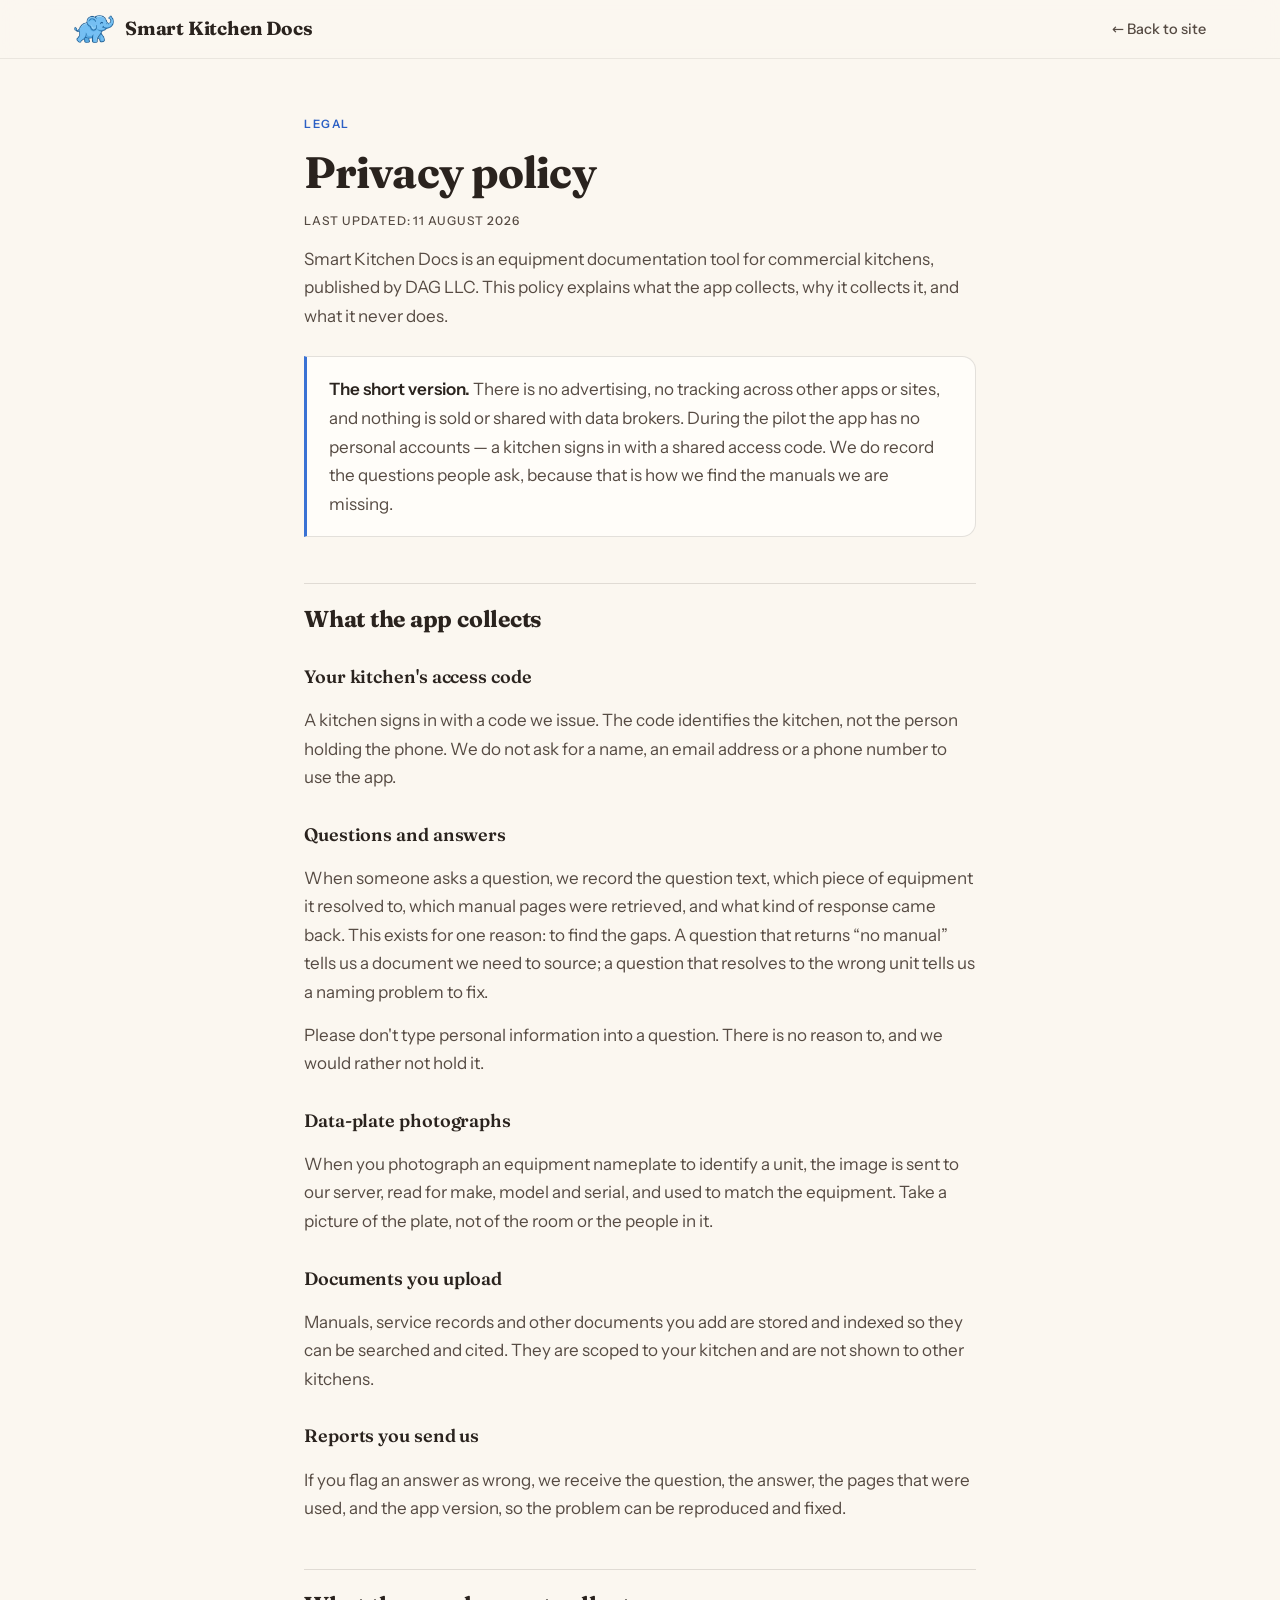
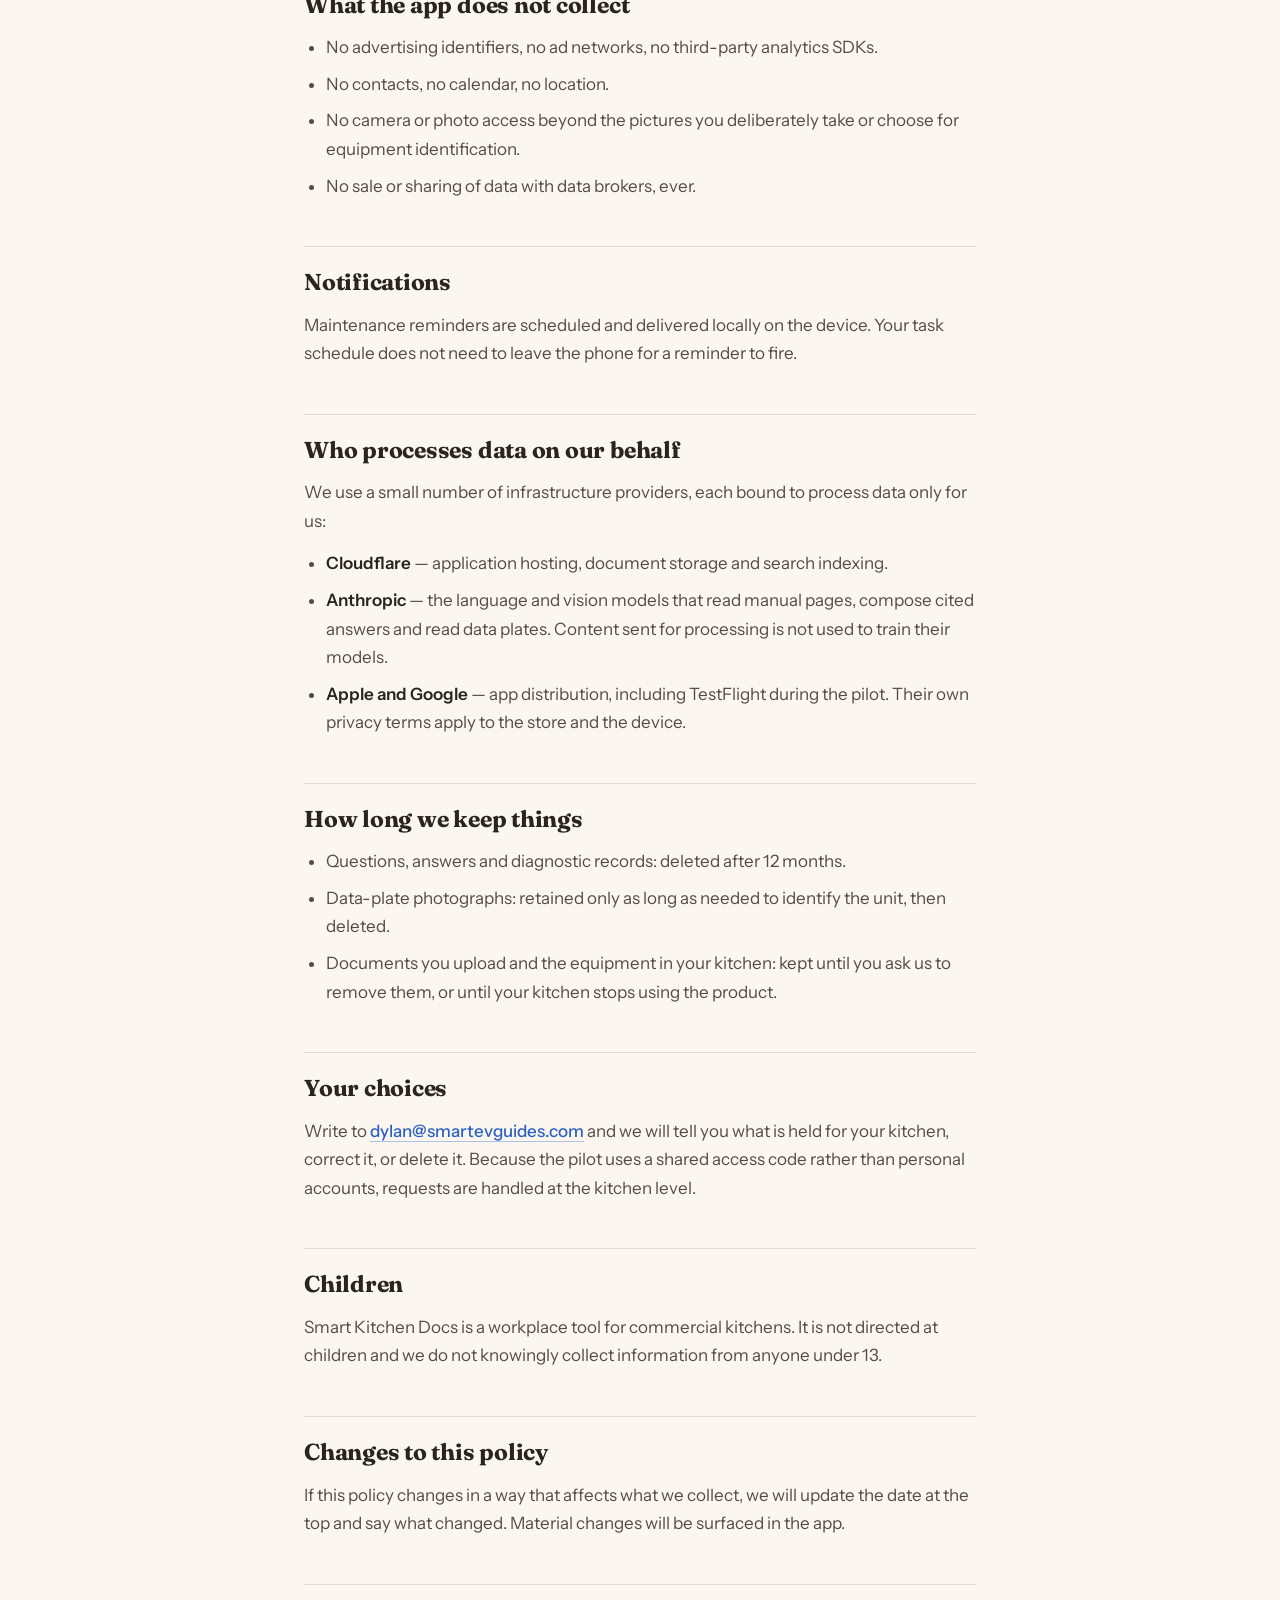
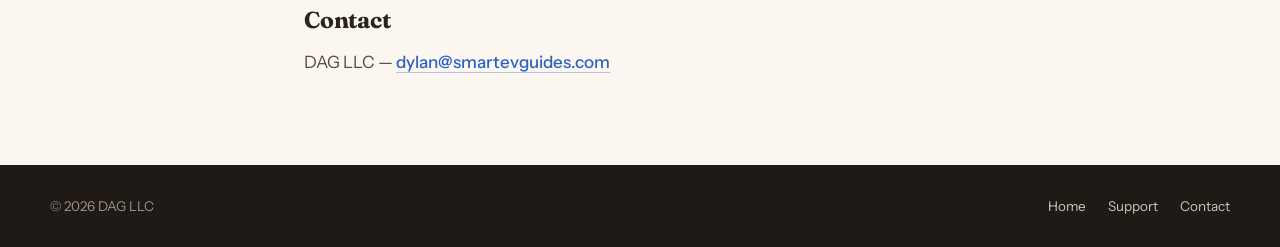
<file: privacy.html>
<!DOCTYPE html>
<html lang="en">
<head>
<meta charset="utf-8">
<meta name="viewport" content="width=device-width, initial-scale=1">
<title>Privacy policy — Smart Kitchen Docs</title>
<meta name="description" content="What the Smart Kitchen Docs app collects, why, and what it never does.">
<link rel="canonical" href="https://smartkitchendocs.com/privacy.html">
<link rel="icon" href="assets/nellie.png" type="image/png">
<link rel="apple-touch-icon" href="assets/nellie.png">
<meta name="theme-color" content="#FBF7F0">
<meta name="robots" content="index,follow">
<link rel="preload" href="assets/fonts/Fraunces-var.woff2" as="font" type="font/woff2" crossorigin>
<link rel="preload" href="assets/fonts/InstrumentSans-var.woff2" as="font" type="font/woff2" crossorigin>
<link rel="stylesheet" href="doc.css">
</head>
<body>

<header class="nav">
  <div class="shell nav__row">
    <a class="brand" href="index.html">
      <img class="brand__mark" src="assets/nellie.png" alt="" width="40" height="28">
      <span class="brand__name">Smart Kitchen Docs</span>
    </a>
    <a class="nav__back" href="index.html">← Back to site</a>
  </div>
</header>

<main class="doc">
  <div class="stencil">Legal</div>
  <h1>Privacy policy</h1>
  <p class="updated">Last updated: 11 August 2026</p>

  <p>Smart Kitchen Docs is an equipment documentation tool for commercial kitchens, published by DAG LLC. This policy explains what the app collects, why it collects it, and what it never does.</p>

  <div class="callout">
    <p><strong>The short version.</strong> There is no advertising, no tracking across other apps or sites, and nothing is sold or shared with data brokers. During the pilot the app has no personal accounts — a kitchen signs in with a shared access code. We do record the questions people ask, because that is how we find the manuals we are missing.</p>
  </div>

  <h2>What the app collects</h2>

  <h3>Your kitchen's access code</h3>
  <p>A kitchen signs in with a code we issue. The code identifies the kitchen, not the person holding the phone. We do not ask for a name, an email address or a phone number to use the app.</p>

  <h3>Questions and answers</h3>
  <p>When someone asks a question, we record the question text, which piece of equipment it resolved to, which manual pages were retrieved, and what kind of response came back. This exists for one reason: to find the gaps. A question that returns “no manual” tells us a document we need to source; a question that resolves to the wrong unit tells us a naming problem to fix.</p>
  <p>Please don't type personal information into a question. There is no reason to, and we would rather not hold it.</p>

  <h3>Data-plate photographs</h3>
  <p>When you photograph an equipment nameplate to identify a unit, the image is sent to our server, read for make, model and serial, and used to match the equipment. Take a picture of the plate, not of the room or the people in it.</p>

  <h3>Documents you upload</h3>
  <p>Manuals, service records and other documents you add are stored and indexed so they can be searched and cited. They are scoped to your kitchen and are not shown to other kitchens.</p>

  <h3>Reports you send us</h3>
  <p>If you flag an answer as wrong, we receive the question, the answer, the pages that were used, and the app version, so the problem can be reproduced and fixed.</p>

  <h2>What the app does not collect</h2>
  <ul>
    <li>No advertising identifiers, no ad networks, no third-party analytics SDKs.</li>
    <li>No contacts, no calendar, no location.</li>
    <li>No camera or photo access beyond the pictures you deliberately take or choose for equipment identification.</li>
    <li>No sale or sharing of data with data brokers, ever.</li>
  </ul>

  <h2>Notifications</h2>
  <p>Maintenance reminders are scheduled and delivered locally on the device. Your task schedule does not need to leave the phone for a reminder to fire.</p>

  <h2>Who processes data on our behalf</h2>
  <p>We use a small number of infrastructure providers, each bound to process data only for us:</p>
  <ul>
    <li><strong>Cloudflare</strong> — application hosting, document storage and search indexing.</li>
    <li><strong>Anthropic</strong> — the language and vision models that read manual pages, compose cited answers and read data plates. Content sent for processing is not used to train their models.</li>
    <li><strong>Apple and Google</strong> — app distribution, including TestFlight during the pilot. Their own privacy terms apply to the store and the device.</li>
  </ul>

  <h2>How long we keep things</h2>
  <ul>
    <li>Questions, answers and diagnostic records: deleted after 12 months.</li>
    <li>Data-plate photographs: retained only as long as needed to identify the unit, then deleted.</li>
    <li>Documents you upload and the equipment in your kitchen: kept until you ask us to remove them, or until your kitchen stops using the product.</li>
  </ul>

  <h2>Your choices</h2>
  <p>Write to <a href="mailto:dylan@smartevguides.com?subject=Privacy%20%E2%80%94%20Smart%20Kitchen%20Docs">dylan@smartevguides.com</a> and we will tell you what is held for your kitchen, correct it, or delete it. Because the pilot uses a shared access code rather than personal accounts, requests are handled at the kitchen level.</p>

  <h2>Children</h2>
  <p>Smart Kitchen Docs is a workplace tool for commercial kitchens. It is not directed at children and we do not knowingly collect information from anyone under 13.</p>

  <h2>Changes to this policy</h2>
  <p>If this policy changes in a way that affects what we collect, we will update the date at the top and say what changed. Material changes will be surfaced in the app.</p>

  <h2>Contact</h2>
  <p>DAG LLC — <a href="mailto:dylan@smartevguides.com">dylan@smartevguides.com</a></p>
</main>

<footer class="foot">
  <div class="shell foot__inner">
    <span>© 2026 DAG LLC</span>
    <span class="foot__links">
      <a href="index.html">Home</a>
      <a href="support.html">Support</a>
      <a href="mailto:dylan@smartevguides.com">Contact</a>
    </span>
  </div>
</footer>

</body>
</html>
</file>
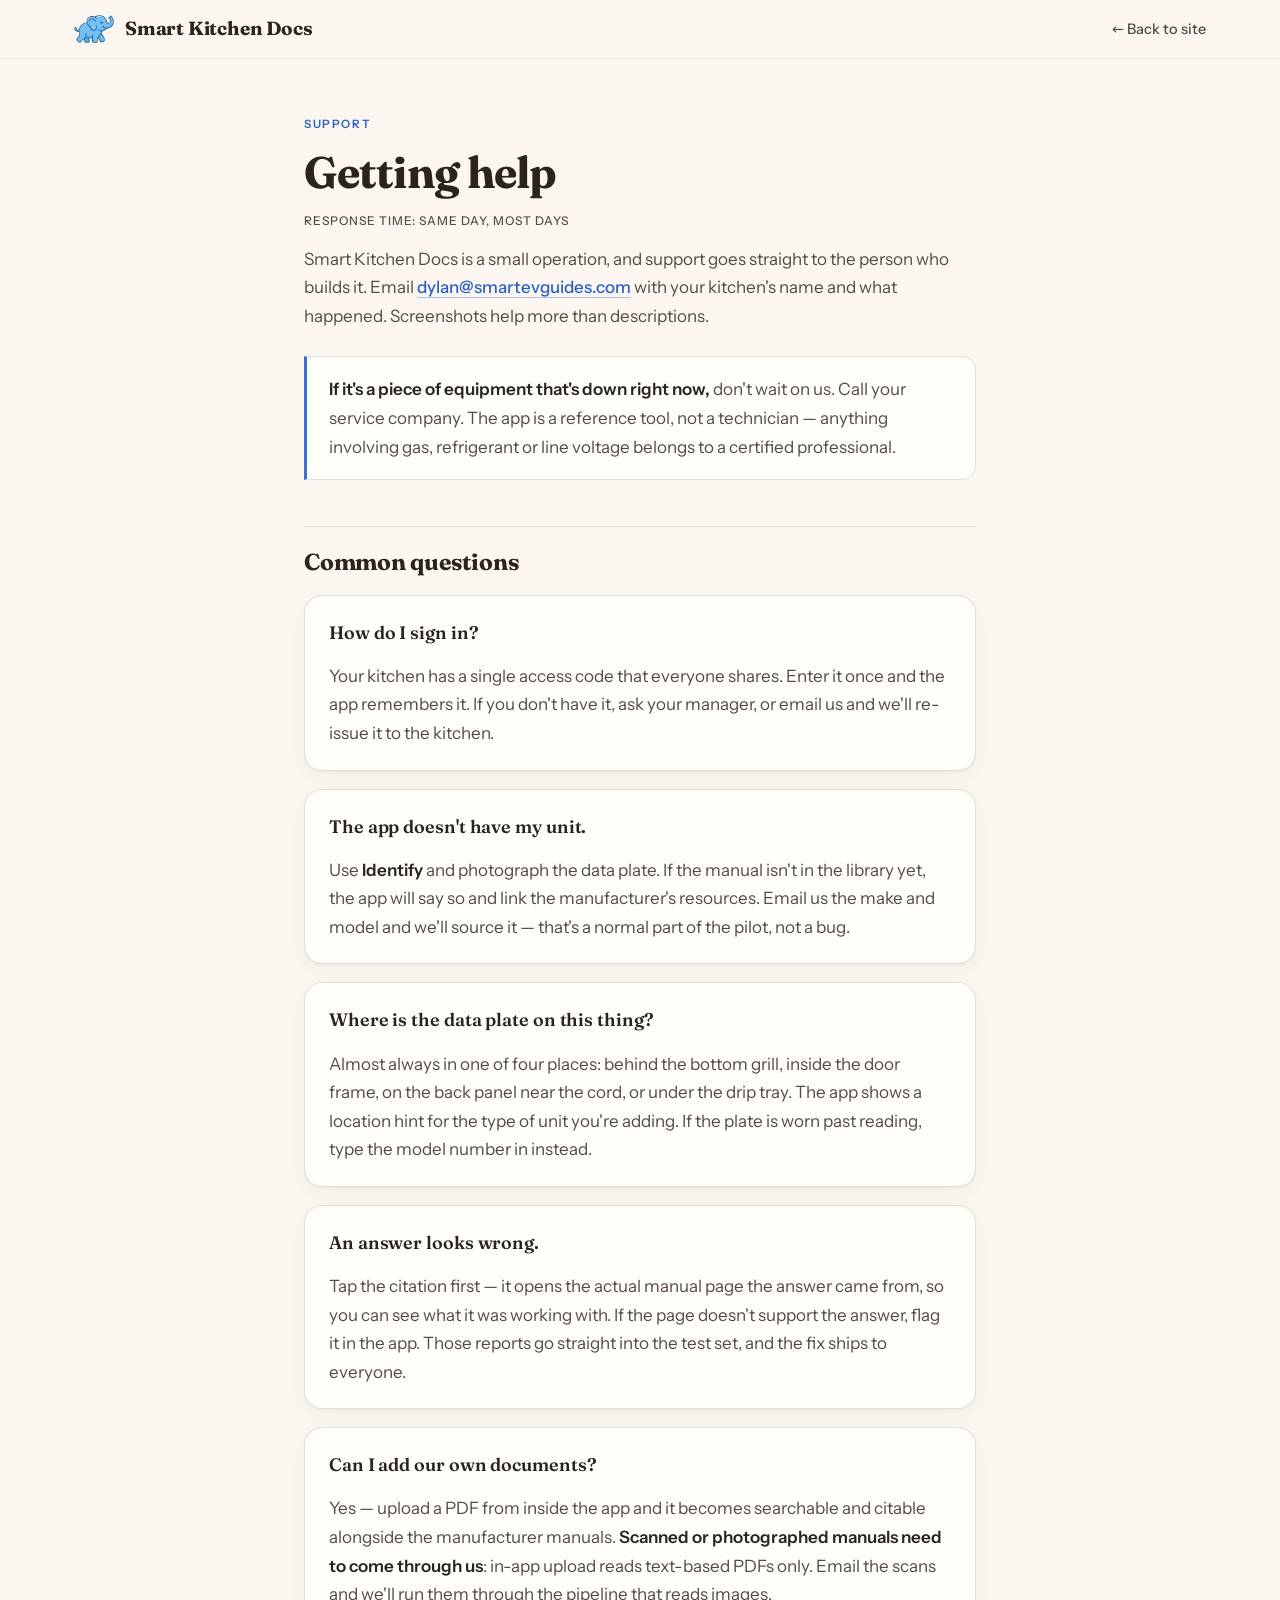
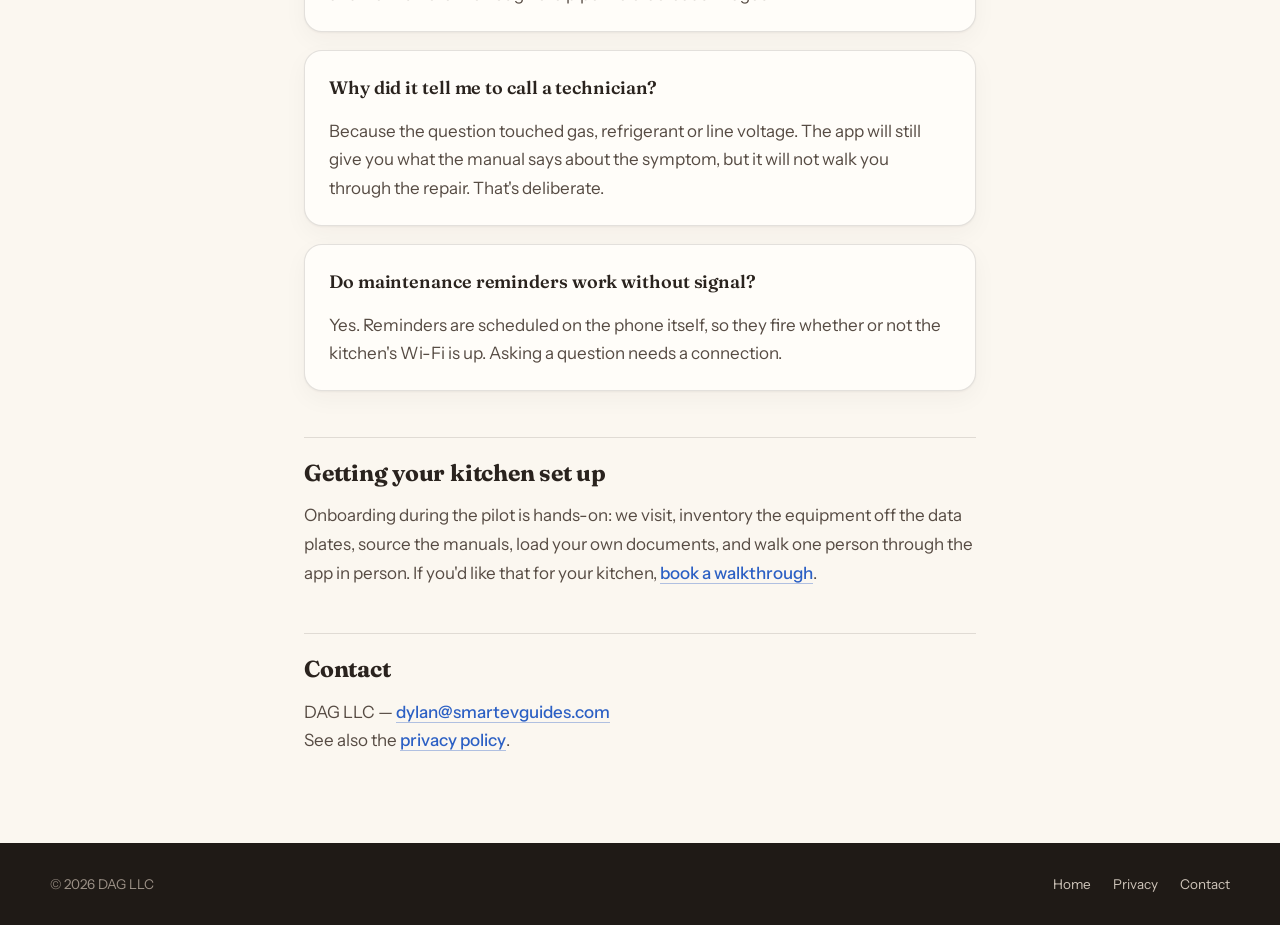
<file: support.html>
<!DOCTYPE html>
<html lang="en">
<head>
<meta charset="utf-8">
<meta name="viewport" content="width=device-width, initial-scale=1">
<title>Support — Smart Kitchen Docs</title>
<meta name="description" content="Help with the Smart Kitchen Docs app: signing in, finding a data plate, reporting a wrong answer, and requesting a manual.">
<link rel="canonical" href="https://smartkitchendocs.com/support.html">
<link rel="icon" href="assets/nellie.png" type="image/png">
<link rel="apple-touch-icon" href="assets/nellie.png">
<meta name="theme-color" content="#FBF7F0">
<link rel="preload" href="assets/fonts/Fraunces-var.woff2" as="font" type="font/woff2" crossorigin>
<link rel="preload" href="assets/fonts/InstrumentSans-var.woff2" as="font" type="font/woff2" crossorigin>
<link rel="stylesheet" href="doc.css">
</head>
<body>

<header class="nav">
  <div class="shell nav__row">
    <a class="brand" href="index.html">
      <img class="brand__mark" src="assets/nellie.png" alt="" width="40" height="28">
      <span class="brand__name">Smart Kitchen Docs</span>
    </a>
    <a class="nav__back" href="index.html">← Back to site</a>
  </div>
</header>

<main class="doc">
  <div class="stencil">Support</div>
  <h1>Getting help</h1>
  <p class="updated">Response time: same day, most days</p>

  <p>Smart Kitchen Docs is a small operation, and support goes straight to the person who builds it. Email <a href="mailto:dylan@smartevguides.com?subject=Support%20%E2%80%94%20Smart%20Kitchen%20Docs">dylan@smartevguides.com</a> with your kitchen's name and what happened. Screenshots help more than descriptions.</p>

  <div class="callout">
    <p><strong>If it's a piece of equipment that's down right now,</strong> don't wait on us. Call your service company. The app is a reference tool, not a technician — anything involving gas, refrigerant or line voltage belongs to a certified professional.</p>
  </div>

  <h2>Common questions</h2>

  <div class="faq">
    <h3>How do I sign in?</h3>
    <p>Your kitchen has a single access code that everyone shares. Enter it once and the app remembers it. If you don't have it, ask your manager, or email us and we'll re-issue it to the kitchen.</p>
  </div>

  <div class="faq">
    <h3>The app doesn't have my unit.</h3>
    <p>Use <strong>Identify</strong> and photograph the data plate. If the manual isn't in the library yet, the app will say so and link the manufacturer's resources. Email us the make and model and we'll source it — that's a normal part of the pilot, not a bug.</p>
  </div>

  <div class="faq">
    <h3>Where is the data plate on this thing?</h3>
    <p>Almost always in one of four places: behind the bottom grill, inside the door frame, on the back panel near the cord, or under the drip tray. The app shows a location hint for the type of unit you're adding. If the plate is worn past reading, type the model number in instead.</p>
  </div>

  <div class="faq">
    <h3>An answer looks wrong.</h3>
    <p>Tap the citation first — it opens the actual manual page the answer came from, so you can see what it was working with. If the page doesn't support the answer, flag it in the app. Those reports go straight into the test set, and the fix ships to everyone.</p>
  </div>

  <div class="faq">
    <h3>Can I add our own documents?</h3>
    <p>Yes — upload a PDF from inside the app and it becomes searchable and citable alongside the manufacturer manuals. <strong>Scanned or photographed manuals need to come through us</strong>: in-app upload reads text-based PDFs only. Email the scans and we'll run them through the pipeline that reads images.</p>
  </div>

  <div class="faq">
    <h3>Why did it tell me to call a technician?</h3>
    <p>Because the question touched gas, refrigerant or line voltage. The app will still give you what the manual says about the symptom, but it will not walk you through the repair. That's deliberate.</p>
  </div>

  <div class="faq">
    <h3>Do maintenance reminders work without signal?</h3>
    <p>Yes. Reminders are scheduled on the phone itself, so they fire whether or not the kitchen's Wi-Fi is up. Asking a question needs a connection.</p>
  </div>

  <h2>Getting your kitchen set up</h2>
  <p>Onboarding during the pilot is hands-on: we visit, inventory the equipment off the data plates, source the manuals, load your own documents, and walk one person through the app in person. If you'd like that for your kitchen, <a href="mailto:dylan@smartevguides.com?subject=Walkthrough%20%E2%80%94%20Smart%20Kitchen%20Docs">book a walkthrough</a>.</p>

  <h2>Contact</h2>
  <p>DAG LLC — <a href="mailto:dylan@smartevguides.com">dylan@smartevguides.com</a><br>
  See also the <a href="privacy.html">privacy policy</a>.</p>
</main>

<footer class="foot">
  <div class="shell foot__inner">
    <span>© 2026 DAG LLC</span>
    <span class="foot__links">
      <a href="index.html">Home</a>
      <a href="privacy.html">Privacy</a>
      <a href="mailto:dylan@smartevguides.com">Contact</a>
    </span>
  </div>
</footer>

</body>
</html>
</file>
<file: doc.css>
/* Shared styling for the secondary document pages (privacy, support).
   Same tokens as index.html, set for long-form reading. */

@font-face{font-family:"Fraunces";src:url("assets/fonts/Fraunces-var.woff2") format("woff2-variations");font-weight:600 700;font-display:swap}
@font-face{font-family:"Instrument Sans";src:url("assets/fonts/InstrumentSans-var.woff2") format("woff2-variations");font-weight:400 700;font-display:swap}
@font-face{font-family:"Courier Prime";src:url("assets/fonts/CourierPrime-400.woff2") format("woff2");font-weight:400;font-display:swap}

:root{
  --porcelain:#FBF7F0;
  --panel:#FFFDF9;
  --ink:#2A231E;
  --ink-deep:#1F1A16;
  /* Deliberately darker than index.html's --graphite (#6E625A): these pages
     are long-form prose, and the lighter body taupe that suits short marketing
     paragraphs gets tiring over a full privacy policy. The only token that
     differs between the two files — keep the rest in sync by hand. */
  --graphite:#564B43;
  --muted:#857A71;
  --line:rgba(42,35,30,0.13);
  --line-soft:rgba(42,35,30,0.08);
  --flame:#3A72D4;
  --flame-text:#2C60C4;
  --flame-deep:#24509E;
  --on-dark:#F6F0E7;
  --on-dark-dim:#9C9187;

  --display:'Fraunces', Georgia, serif;
  --body:'Instrument Sans', system-ui, sans-serif;
  --mono:'Courier Prime', ui-monospace, monospace;
}

*{ box-sizing:border-box; }
body{
  margin:0; background:var(--porcelain); color:var(--ink);
  font-family:var(--body); font-size:17px; line-height:1.68;
  -webkit-font-smoothing:antialiased;
}
::selection{ background:rgba(58,114,212,0.24); color:var(--ink); }
:focus-visible{ outline:2px solid var(--flame); outline-offset:3px; border-radius:4px; }

.shell{ max-width:1180px; margin:0 auto; padding:0 24px; }

/* nav */
.nav{
  background:rgba(251,247,240,0.9);
  backdrop-filter:blur(14px); -webkit-backdrop-filter:blur(14px);
  border-bottom:1px solid var(--line-soft);
  position:sticky; top:0; z-index:60;
}
.nav__row{ display:flex; align-items:center; justify-content:space-between; gap:20px; padding-top:13px; padding-bottom:13px; }
.brand{ display:flex; align-items:center; gap:11px; text-decoration:none; color:inherit; }
.brand__mark{ height:28px; width:auto; flex:0 0 auto; }
.brand__name{ font-family:var(--display); font-weight:700; font-size:19px; letter-spacing:-0.01em; }
.nav__back{ text-decoration:none; color:var(--graphite); font-size:14.5px; font-weight:500; }
.nav__back:hover{ color:var(--ink); }

/* document body */
.doc{ max-width:720px; margin:0 auto; padding:56px 24px 88px; }
.stencil{
  font-family:var(--body); font-weight:600; font-size:11.5px;
  letter-spacing:0.14em; text-transform:uppercase; color:var(--flame-text);
}
.doc h1{
  font-family:var(--display); font-weight:700;
  font-size:clamp(31px,4.6vw,44px); line-height:1.1; letter-spacing:-0.02em;
  margin:14px 0 0;
}
.doc h2{
  font-family:var(--display); font-weight:700;
  font-size:23px; line-height:1.2; letter-spacing:-0.01em;
  margin:46px 0 0; padding-top:22px; border-top:1px solid var(--line);
}
.doc h3{
  font-family:var(--display); font-weight:600;
  font-size:18px; letter-spacing:-0.005em; margin:28px 0 0;
}
.doc p{ margin:14px 0 0; color:var(--graphite); }
.doc ul, .doc ol{ margin:14px 0 0; padding-left:22px; color:var(--graphite); }
.doc li{ margin:8px 0; }
.doc a{ color:var(--flame-text); font-weight:500; text-decoration:none; border-bottom:1px solid rgba(44,96,196,0.36); }
.doc a:hover{ border-bottom-color:var(--flame-text); }
.doc strong{ color:var(--ink); font-weight:600; }

.updated{
  font-family:var(--body); font-weight:500; font-size:12px; letter-spacing:0.08em;
  text-transform:uppercase; color:var(--muted); margin-top:16px;
}

.callout{
  background:var(--panel); border:1px solid var(--line);
  border-left:3px solid var(--flame);
  border-radius:0 14px 14px 0; padding:18px 22px; margin:26px 0 0;
}
.callout p:first-child{ margin-top:0; }

.faq{
  background:var(--panel); border:1px solid var(--line);
  border-radius:18px; padding:22px 24px; margin-top:18px;
  box-shadow:0 1px 2px rgba(42,35,30,.05),0 8px 24px rgba(42,35,30,.04);
}
.faq h3{ margin-top:0; }

/* footer */
.foot{ background:var(--ink-deep); color:var(--on-dark-dim); }
.foot__inner{
  display:flex; flex-wrap:wrap; justify-content:space-between; gap:14px;
  padding:30px 0; font-size:13.5px;
}
.foot a{ color:#CFC5BA; text-decoration:none; }
.foot a:hover{ color:var(--on-dark); }
.foot__links{ display:flex; gap:22px; flex-wrap:wrap; }

@media (max-width:640px){
  body{ font-size:16px; }
  .doc{ padding-top:40px; }
}
@media (prefers-reduced-motion:reduce){
  *,*::before,*::after{ animation-duration:.001ms !important; transition-duration:.001ms !important; }
}
</file>
